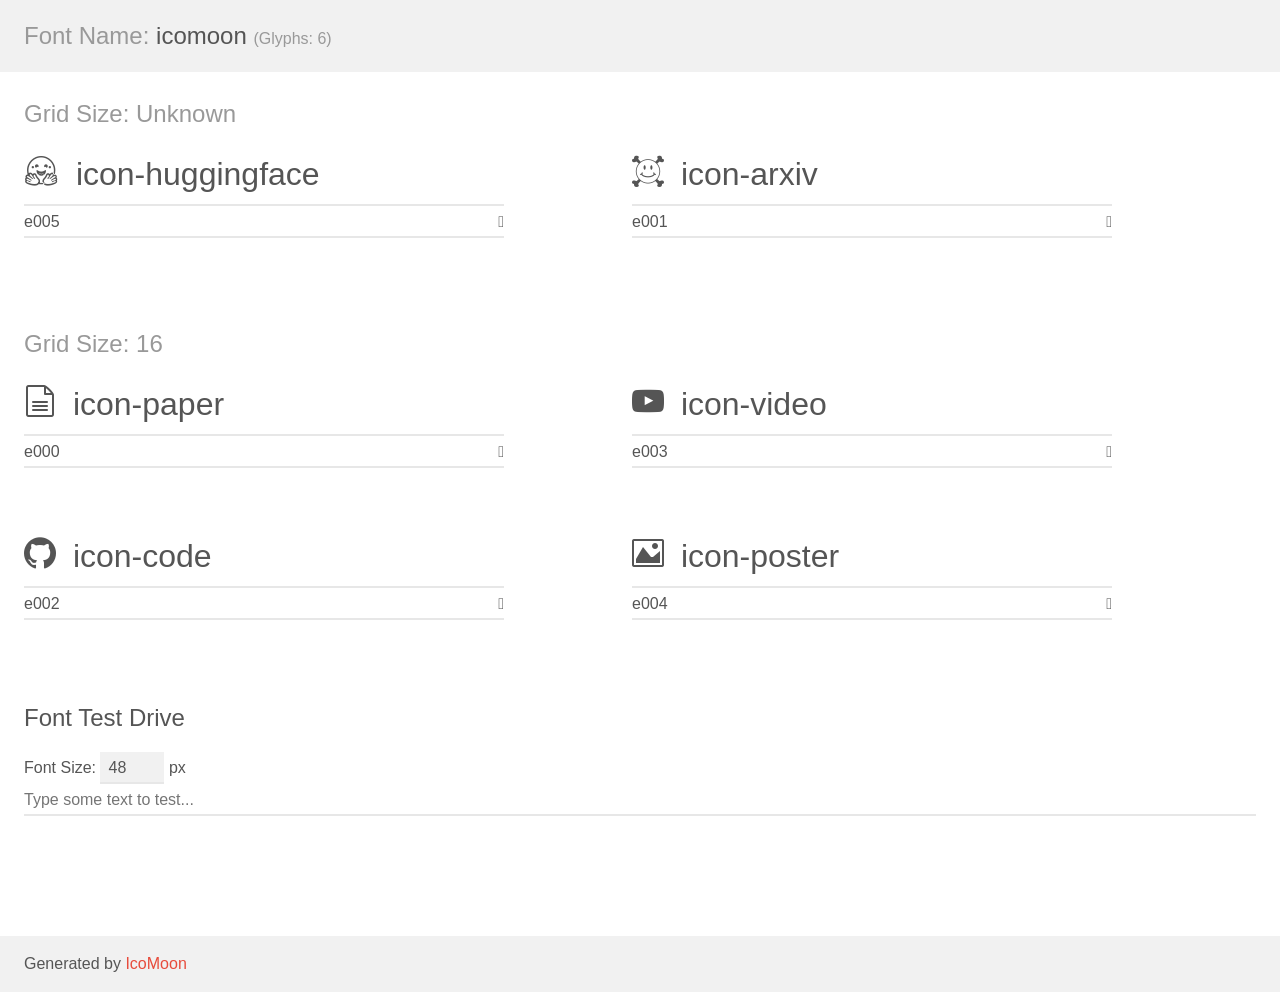
<file: icons/demo.html>
<!doctype html>
<html>
<head>
    <meta charset="utf-8">
    <title>IcoMoon Demo</title>
    <meta name="description" content="An Icon Font Generated By IcoMoon.io">
    <meta name="viewport" content="width=device-width, initial-scale=1">
    <link rel="stylesheet" href="demo-files/demo.css">
    <link rel="stylesheet" href="style.css"></head>
<body>
    <div class="bgc1 clearfix">
        <h1 class="mhmm mvm"><span class="fgc1">Font Name:</span> icomoon <small class="fgc1">(Glyphs:&nbsp;6)</small></h1>
    </div>
    <div class="clearfix mhl ptl">
        <h1 class="mvm mtn fgc1">Grid Size: Unknown</h1>
        <div class="glyph fs1">
            <div class="clearfix bshadow0 pbs">
                <span class="icon-huggingface"></span>
                <span class="mls"> icon-huggingface</span>
            </div>
            <fieldset class="fs0 size1of1 clearfix hidden-false">
                <input type="text" readonly value="e005" class="unit size1of2" />
                <input type="text" maxlength="1" readonly value="&#xe005;" class="unitRight size1of2 talign-right" />
            </fieldset>
            <div class="fs0 bshadow0 clearfix hidden-true">
                <span class="unit pvs fgc1">liga: </span>
                <input type="text" readonly value="" class="liga unitRight" />
            </div>
        </div>
        <div class="glyph fs1">
            <div class="clearfix bshadow0 pbs">
                <span class="icon-arxiv"></span>
                <span class="mls"> icon-arxiv</span>
            </div>
            <fieldset class="fs0 size1of1 clearfix hidden-false">
                <input type="text" readonly value="e001" class="unit size1of2" />
                <input type="text" maxlength="1" readonly value="&#xe001;" class="unitRight size1of2 talign-right" />
            </fieldset>
            <div class="fs0 bshadow0 clearfix hidden-true">
                <span class="unit pvs fgc1">liga: </span>
                <input type="text" readonly value="" class="liga unitRight" />
            </div>
        </div>
    </div>
    <div class="clearfix mhl ptl">
        <h1 class="mvm mtn fgc1">Grid Size: 16</h1>
        <div class="glyph fs2">
            <div class="clearfix bshadow0 pbs">
                <span class="icon-paper"></span>
                <span class="mls"> icon-paper</span>
            </div>
            <fieldset class="fs0 size1of1 clearfix hidden-false">
                <input type="text" readonly value="e000" class="unit size1of2" />
                <input type="text" maxlength="1" readonly value="&#xe000;" class="unitRight size1of2 talign-right" />
            </fieldset>
            <div class="fs0 bshadow0 clearfix hidden-true">
                <span class="unit pvs fgc1">liga: </span>
                <input type="text" readonly value="file-text2, file4" class="liga unitRight" />
            </div>
        </div>
        <div class="glyph fs2">
            <div class="clearfix bshadow0 pbs">
                <span class="icon-video"></span>
                <span class="mls"> icon-video</span>
            </div>
            <fieldset class="fs0 size1of1 clearfix hidden-false">
                <input type="text" readonly value="e003" class="unit size1of2" />
                <input type="text" maxlength="1" readonly value="&#xe003;" class="unitRight size1of2 talign-right" />
            </fieldset>
            <div class="fs0 bshadow0 clearfix hidden-true">
                <span class="unit pvs fgc1">liga: </span>
                <input type="text" readonly value="youtube, brand21" class="liga unitRight" />
            </div>
        </div>
        <div class="glyph fs2">
            <div class="clearfix bshadow0 pbs">
                <span class="icon-code"></span>
                <span class="mls"> icon-code</span>
            </div>
            <fieldset class="fs0 size1of1 clearfix hidden-false">
                <input type="text" readonly value="e002" class="unit size1of2" />
                <input type="text" maxlength="1" readonly value="&#xe002;" class="unitRight size1of2 talign-right" />
            </fieldset>
            <div class="fs0 bshadow0 clearfix hidden-true">
                <span class="unit pvs fgc1">liga: </span>
                <input type="text" readonly value="github, brand40" class="liga unitRight" />
            </div>
        </div>
        <div class="glyph fs2">
            <div class="clearfix bshadow0 pbs">
                <span class="icon-poster"></span>
                <span class="mls"> icon-poster</span>
            </div>
            <fieldset class="fs0 size1of1 clearfix hidden-false">
                <input type="text" readonly value="e004" class="unit size1of2" />
                <input type="text" maxlength="1" readonly value="&#xe004;" class="unitRight size1of2 talign-right" />
            </fieldset>
            <div class="fs0 bshadow0 clearfix hidden-true">
                <span class="unit pvs fgc1">liga: </span>
                <input type="text" readonly value="image, picture" class="liga unitRight" />
            </div>
        </div>
    </div>

    <!--[if gt IE 8]><!-->
    <div class="mhl clearfix mbl">
        <h1>Font Test Drive</h1>
        <label>
            Font Size: <input id="fontSize" type="number" class="textbox0 mbm"
            min="8" value="48" />
            px
        </label>
        <input id="testText" type="text" class="phl size1of1 mvl"
        placeholder="Type some text to test..." value=""/>
        <div id="testDrive" class="icon-" style="font-family: icomoon">&nbsp;
        </div>
    </div>
    <!--<![endif]-->
    <div class="bgc1 clearfix">
        <p class="mhl">Generated by <a href="https://icomoon.io/app">IcoMoon</a></p>
    </div>

    <script src="demo-files/demo.js"></script>
</body>
</html>
</file>
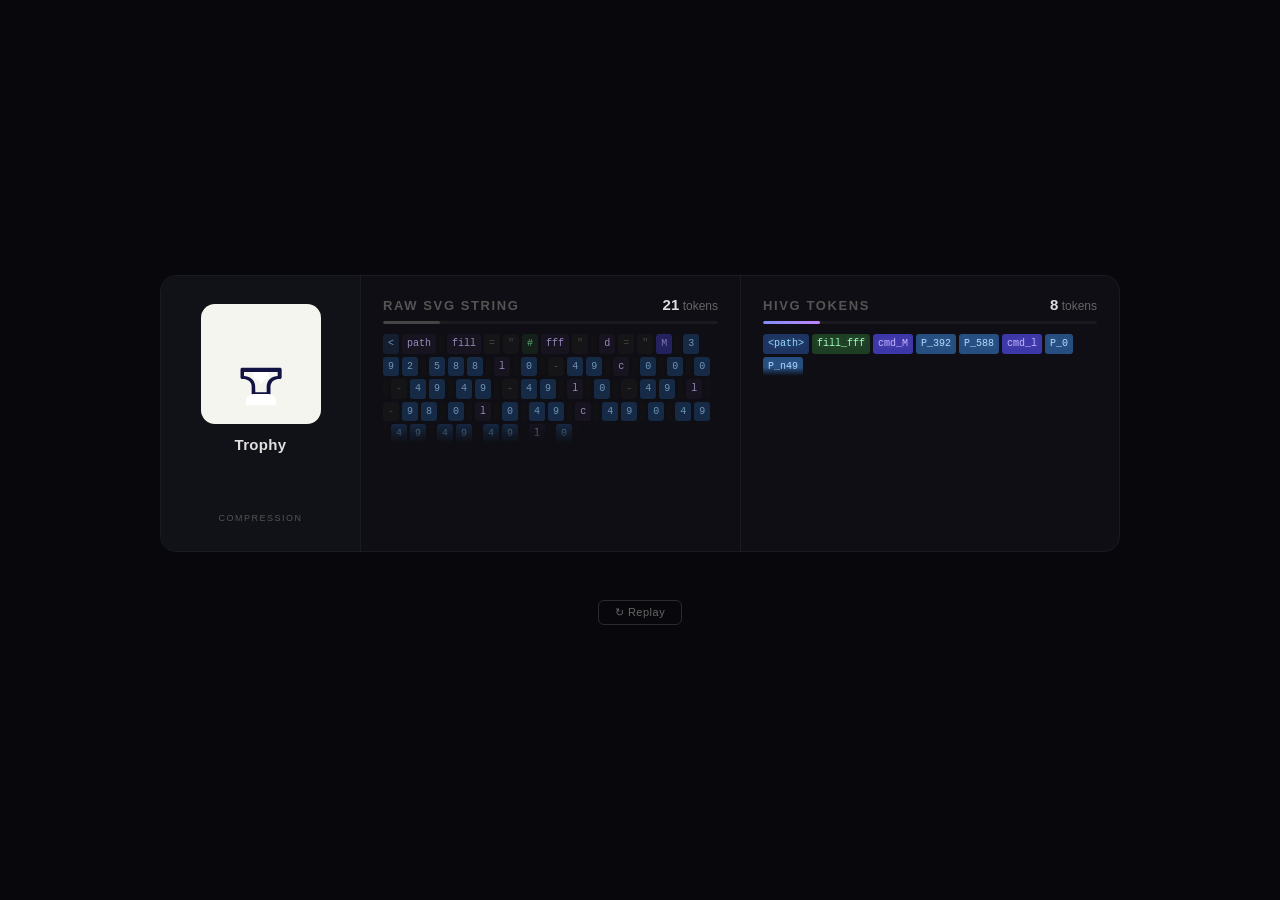
<file: tokenizer_demo/teaser-record.html>
<!DOCTYPE html>
<html lang="en">
<head>
<meta charset="utf-8">
<title>HiVG Teaser</title>
<style>
*,*::before,*::after{box-sizing:border-box;margin:0;padding:0}
body{background:#08080c;font-family:'SF Pro Display','Helvetica Neue',Arial,sans-serif;display:flex;flex-direction:column;justify-content:center;align-items:center;min-height:100vh;overflow:hidden;gap:48px}

#stage{
  width:960px;
  display:grid;
  grid-template-columns:200px 1fr 1fr;
  gap:0;
  background:#0e0e14;
  border-radius:16px;
  overflow:hidden;
  border:1px solid #1a1a24;
  opacity:1;
  transition:opacity .4s ease;
}
#stage.fade{opacity:0}

.preview{
  display:flex;flex-direction:column;align-items:center;justify-content:center;
  padding:28px 20px;
  background:#111118;
  border-right:1px solid #1a1a24;
  gap:12px;
}
.preview-svg-wrap{
  width:120px;height:120px;border-radius:14px;background:#f5f5f0;
  overflow:hidden;display:flex;align-items:center;justify-content:center;
}
.preview-svg-wrap svg{width:100%;height:100%;display:block}
.preview-svg-wrap svg path{opacity:0;transition:opacity .45s ease}
.preview-svg-wrap svg path.drawn{opacity:1}
/* clip reveal for single-path SVGs */
.preview-svg-wrap svg.clip-reveal{
  clip-path:inset(100% 0 0 0);
  transition:clip-path 4.5s cubic-bezier(.25,.46,.45,.94);
}
.preview-svg-wrap svg.clip-reveal.revealed{
  clip-path:inset(0 0 0 0);
}
.preview-name{font-size:15px;font-weight:600;color:#e0e0e0;letter-spacing:.3px}
.preview-ratio{
  font-size:36px;font-weight:800;
  background:linear-gradient(135deg,#818cf8,#c084fc);
  -webkit-background-clip:text;-webkit-text-fill-color:transparent;
  font-variant-numeric:tabular-nums;
  opacity:0;transition:opacity .6s ease;
}
.preview-ratio.visible{opacity:1}
.preview-label{font-size:9px;text-transform:uppercase;letter-spacing:1.5px;color:#555;margin-top:-6px}

.panel{padding:20px 22px;position:relative}
.panel+.panel{border-left:1px solid #1a1a24}
.panel-head{display:flex;align-items:baseline;justify-content:space-between;margin-bottom:8px}
.panel-title{font-size:13px;font-weight:600;text-transform:uppercase;letter-spacing:1.6px;color:#555}
.panel-count{font-size:12px;color:#666;font-variant-numeric:tabular-nums}
.panel-count span{color:#ddd;font-weight:700;font-size:15px}
.bar-wrap{height:3px;background:#1a1a1f;border-radius:2px;overflow:hidden;margin-bottom:10px}
.bar{height:100%;border-radius:2px;width:0;transition:width 1s cubic-bezier(.22,.61,.36,1)}
.bar-raw{background:#444}
.bar-hivg{background:linear-gradient(90deg,#818cf8,#c084fc)}

.tokens{display:flex;flex-wrap:wrap;gap:3px 3px;max-height:240px;overflow:hidden;
  -webkit-mask-image:linear-gradient(to bottom,#000 80%,transparent 100%);
  mask-image:linear-gradient(to bottom,#000 80%,transparent 100%);
}
.tok{
  display:inline-block;padding:2px 5px;border-radius:3px;
  font-size:10px;font-family:'SF Mono',Consolas,'Courier New',monospace;
  line-height:1.55;white-space:nowrap;
  opacity:0;transform:translateX(8px);
  animation:tokIn .14s ease forwards;
}
@keyframes tokIn{to{opacity:1;transform:translateX(0)}}

#tok-r .tok-tag{background:#151e2e;color:#5a9abf}
#tok-r .tok-attr{background:#171420;color:#9a8abf}
#tok-r .tok-val{background:#14201a;color:#5fa87a}
#tok-r .tok-punct{background:#151518;color:#444}
#tok-r .tok-space{background:#111114;color:#282828;min-width:5px;padding:2px 2px!important;font-size:0}
#tok-r .tok-cmd{background:#24225e;color:#7e72b5}
#tok-r .tok-coord{background:#172a45;color:#6a94b8}
#tok-r .tok-seg{background:#2a1248;color:#a88ac5}

#tok-h .tok-tag{background:#1e3460;color:#93d5ff;text-shadow:0 0 6px rgba(125,211,252,.3)}
#tok-h .tok-attr{background:#2a2048;color:#d4c4ff;text-shadow:0 0 6px rgba(196,181,253,.3)}
#tok-h .tok-val{background:#1e3e24;color:#a0ffbe;text-shadow:0 0 6px rgba(134,239,172,.3)}
#tok-h .tok-punct{background:#1c1c24;color:#777}
#tok-h .tok-space{background:#141418;color:#444;min-width:5px;padding:2px 2px!important;font-size:0}
#tok-h .tok-cmd{background:#3d38a8;color:#c4b5ff;text-shadow:0 0 6px rgba(167,139,250,.35)}
#tok-h .tok-coord{background:#264e80;color:#b0daff;text-shadow:0 0 6px rgba(147,197,253,.3)}
#tok-h .tok-seg{background:#5520a0;color:#e8ccff;text-shadow:0 0 8px rgba(216,180,254,.4)}

#replay{
  background:none;border:1px solid #2a2a35;color:#666;
  font-size:11px;padding:5px 16px;border-radius:6px;
  cursor:pointer;letter-spacing:.5px;transition:all .2s;
  font-family:inherit;
}
#replay:hover{border-color:#555;color:#aaa}
</style>
</head>
<body>

<div id="stage">
  <div class="preview">
    <div class="preview-svg-wrap" id="svg-wrap"></div>
    <div class="preview-name" id="name"></div>
    <div class="preview-ratio" id="ratio"></div>
    <div class="preview-label">compression</div>
  </div>
  <div class="panel">
    <div class="panel-head">
      <div class="panel-title">Raw SVG String</div>
      <div class="panel-count"><span id="cnt-r">0</span> tokens</div>
    </div>
    <div class="bar-wrap"><div class="bar bar-raw" id="bar-r"></div></div>
    <div class="tokens" id="tok-r"></div>
  </div>
  <div class="panel">
    <div class="panel-head">
      <div class="panel-title">HiVG Tokens</div>
      <div class="panel-count"><span id="cnt-h">0</span> tokens</div>
    </div>
    <div class="bar-wrap"><div class="bar bar-hivg" id="bar-h"></div></div>
    <div class="tokens" id="tok-h"></div>
  </div>
</div>

<button id="replay" onclick="runNext()">↻ Replay</button>

<script>
(function () {

  function T(s) {
    var t = [], i = 0, n = s.length;
    while (i < n) {
      var c = s[i];
      if ((c >= 'a' && c <= 'z') || (c >= 'A' && c <= 'Z')) {
        var w = '';
        while (i < n && ((s[i] >= 'a' && s[i] <= 'z') || (s[i] >= 'A' && s[i] <= 'Z'))) w += s[i++];
        t.push(w);
      } else { t.push(c); i++; }
    }
    return t;
  }

  var EXAMPLES = [
    {
      name: 'Trophy',
      ratio: '2.73×',
      type: 'multi-path',
      svg: [
        {fill:'#fff',    d:'M 392 588 l 0 -49 c 0 0 0 -49 49 -49 l 0 -49 l -98 0 l 0 49 c 49 0 49 49 49 49 l 0 49 z'},
        {fill:'#121342', d:'M 441 600 l -98 0 c -7 0 -12 -5 -12 -12 l 0 -49 c 0 0 0 -13 -7 -25 c -8 -12 -22 -24 -54 -24 c -7 0 -12 -5 -12 -12 l 0 -49 c 0 -8 5 -12 12 -12 l 245 0 c 7 0 12 4 12 12 l 0 49 c 0 7 -5 12 -12 12 c -32 0 -46 12 -53 24 c -8 12 -8 25 -8 25 l 0 49 c 0 7 -5 12 -12 12 M 355 576 l 74 0 l 0 -37 c 0 -3 0 -20 11 -37 c 11 -18 31 -29 61 -32 l 0 -25 l -220 0 l 0 25 c 30 3 50 14 62 32 c 11 17 11 34 11 37 z'},
        {fill:'#fff',    d:'M 294 662 l 0 -25 c 0 -27 22 -49 49 -49 l 98 0 c 27 0 49 22 49 49 l 0 25 z'},
        {fill:'#121342', d:'M 490 674 l -196 0 c -7 0 -12 -5 -12 -12 l 0 -25 c 0 -34 27 -61 61 -61 l 98 0 c 34 0 61 27 61 61 l 0 25 c 0 7 -5 12 -12 12 M 306 649 l 172 0 l 0 -12 c 0 -20 -17 -37 -37 -37 l -98 0 c -20 0 -37 17 -37 37 z'},
        {fill:'#fff',    d:'M 245 760 l 0 -25 c 0 -27 22 -49 49 -49 l 196 0 c 27 0 49 22 49 49 l 0 25 z'},
        {fill:'#121342', d:'M 539 772 l -294 0 c -7 0 -12 -5 -12 -12 l 0 -25 c 0 -34 27 -61 61 -61 l 196 0 c 34 0 61 27 61 61 l 0 25 c 0 7 -5 12 -12 12 M 257 747 l 270 0 l 0 -12 c 0 -20 -17 -37 -37 -37 l -196 0 c -20 0 -37 17 -37 37 z'},
        {fill:'#fff',    d:'M 662 86 l 0 24 c 0 27 -23 49 -50 49 l -48 0 l 0 -49 l -343 0 l 0 49 l -49 0 c -27 0 -49 -22 -49 -49 l 0 -24 c 0 -27 22 -49 49 -49 l 441 0 c 27 0 50 22 50 49'},
        {fill:'#121342', d:'M 662 159 l -74 0 c -7 0 -12 -5 -12 -12 l 0 -37 l -319 0 c -7 0 -12 -5 -12 -12 c 0 -7 5 -12 12 -12 l 331 0 c 7 0 12 5 12 12 l 0 37 l 62 0 c -3 -21 -22 -37 -43 -37 l -13 0 c -7 0 -12 -5 -12 -12 c 0 -7 5 -12 12 -12 l 13 0 c 34 0 61 27 61 61 l 0 12 c 0 8 -5 13 -12 13'},
        {fill:'#121342', d:'M 196 159 l -73 0 c -8 0 -13 -5 -13 -12 l 0 -12 c 0 -34 27 -61 62 -61 l 12 0 c 7 0 12 5 12 12 c 0 7 -5 12 -12 12 l -12 0 c -22 0 -40 16 -43 37 l 61 0 l 0 -37 c 0 -7 5 -12 12 -12 l 25 0 c 7 0 12 5 12 12 c 0 7 -5 12 -12 12 l -12 0 l 0 37 c 0 7 -5 12 -12 12'},
        {fill:'#fff',    d:'M 613 61 l 0 196 c 0 122 -99 221 -221 221 c -122 0 -221 -99 -221 -221 l 0 -196 z'},
        {fill:'#121342', d:'M 392 478 c -129 0 -233 -105 -233 -233 l 0 -196 c 0 -7 5 -12 13 -12 l 441 0 c 7 0 12 5 12 12 l 0 196 c 0 128 -104 233 -233 233 M 184 61 l 0 184 c 0 115 93 208 208 208 c 115 0 208 -93 208 -208 l 0 -184 z'},
        {fill:'#f73449', d:'M 392 159 l 32 66 l 74 10 l -52 51 l 12 73 l -66 -34 l -66 34 l 12 -73 l -52 -51 l 74 -10 z'},
        {fill:'#121342', d:'M 458 368 c -2 0 -5 0 -5 -2 l -61 -32 l -61 32 c -5 3 -10 3 -15 0 c -5 -3 -7 -8 -7 -12 l 12 -69 l -49 -49 c -5 -5 -5 -10 -5 -15 c 3 -5 8 -7 12 -7 l 69 -10 l 30 -64 c 2 -5 7 -8 12 -8 c 5 0 10 3 12 8 l 30 64 l 69 10 c 4 0 9 2 12 7 c 2 5 0 10 -5 15 l -49 49 l 12 69 c 0 4 -2 9 -7 12 c 0 0 -2 2 -5 2 M 392 306 c 2 0 5 0 5 2 l 44 22 l -7 -49 c 0 -5 0 -10 5 -12 l 34 -32 l -49 -7 c -5 0 -10 -2 -12 -7 l -22 -44 l -22 44 c -2 5 -7 7 -12 7 l -49 7 l 34 32 c 5 2 5 7 5 12 l -7 49 l 44 -22 c 0 0 2 -2 5 -2'}
      ],
      viewBox: '0 0 784 784',
      rawN: 123, hivgN: 45,
      raw: T('<path fill="#fff" d="M 392 588 l 0 -49 c 0 0 0 -49 49 -49 l 0 -49 l -98 0 l 0 49 c 49 0 49 49 49 49 l 0 49 z"/><path fill="#121342" d="M 441 600 l -98 0 c -7 0 -12 -5 -12 -12 l 0 -49 c 0 0 0 -13 5 -12 12 -12"/><path fill="#121342" d="M 269 443 c -49 0 -86 -20 -98 -49 l 0 -49 c 0 -7 5 -12 12 -12"/><path fill="#121342" d="M 515 443 c 49 0 86 -20 98 -49 l 0 -49 c 0 -7 -5 -12 -12 -12"/><path fill="#121342" d="M 269 688 h 246 c 14 0 24 -10 24 -24 v -12 h -294 v 12 c 0 14 10 24 24 24"/><path fill="#fff" d="M 392 240 l 24 49 l 49 12 l -37 37 l 7 49 l -43 -24 l -43 24 l 7 -49 l -37 -37 l 49 -12 z"/>'),
      hivg: ['<path>','fill_fff','cmd_M','P_392','P_588','cmd_l','P_0','P_n49','<SEG_0>','cmd_z','<path>','fill_121342','cmd_M','P_441','P_600','cmd_l','P_n98','P_0','<SEG_1>','cmd_z','<path>','fill_121342','cmd_M','P_269','P_443','<SEG_2>','<path>','fill_121342','cmd_M','P_515','P_443','<SEG_3>','<path>','fill_121342','cmd_M','P_269','P_688','<SEG_4>','<path>','fill_fff','cmd_M','P_392','P_240','<SEG_5>','cmd_z']
    },
    {
      name: 'Robot',
      ratio: '2.81×',
      type: 'single-path',
      svg: [{fill:'#000', d:'M 649 147 c -43 -87 -142 -147 -257 -147 s -214 60 -257 147 c -28 2 -51 23 -51 49 v 98 c 0 26 23 47 51 49 c 43 87 142 147 257 147 s 214 -60 257 -147 c 29 -2 51 -23 51 -49 v -98 c 0 -26 -23 -47 -51 -49 z M 588 221 v 25 c 0 81 -75 147 -168 147 h -56 c -93 0 -168 -66 -168 -147 v -25 c 0 -41 38 -74 84 -74 h 224 c 46 0 84 33 84 74 z M 331 249 l -11 -32 c -2 -5 -7 -8 -13 -8 s -11 3 -13 8 l -11 32 l -37 9 c -6 1 -10 6 -10 11 s 4 10 10 11 l 37 9 l 11 32 c 2 5 7 8 13 8 s 11 -3 13 -8 l 11 -32 l 37 -9 c 6 -1 10 -6 10 -11 s -4 -10 -10 -11 l -37 -9 z M 197 485 c -115 40 -197 138 -197 254 c 0 25 23 45 52 45 h 172 v -98 c 0 -27 25 -49 56 -49 h 224 c 31 0 56 22 56 49 v 98 l 172 0 c 29 0 52 -20 52 -45 c 0 -115 -82 -214 -197 -254 c -55 34 -122 54 -195 54 s -140 -20 -195 -54 z M 308 686 c -15 0 -28 11 -28 25 v 74 h 56 v -74 c 0 -13 -13 -25 -28 -25 z M 476 735 c 15 0 28 -11 28 -25 s -13 -25 -28 -25 s -28 11 -28 25 s 13 25 28 25 z'}],
      rawN: 152, hivgN: 54,
      viewBox: '0 0 784 784',
      raw: T('<path fill="#000" d="M 649 147 c -43 -87 -142 -147 -257 -147 s -214 60 -257 147 c -28 2 -51 23 -51 49 v 98 c 0 26 23 47 51 49 c 43 87 142 147 257 147 s 214 -60 257 -147 c 29 -2 51 -23 51 -49 v -98 c 0 -26 -23 -47 -51 -49 z M 588 221 v 25 c 0 81 -75 147 -168 147 h -56 c -93 0 -168 -66 -168 -147 v -25 c 0 -41 38 -74 84 -74 h 224 c 46 0 84 33 84 74 z M 331 249 l -11 -32 c -2 -5 -7 -8 -13 -8 s -11 3 -13 8 l -11 32 l -37 9 c -6 1 -10 6 -10 11 s 4 10 10 11 l 37 9 l 11 32 c 2 5 7 8 13 8 s 11 -3 13 -8 l 11 -32 l 37 -9 c 6 -1 10 -6 10 -11 s -4 -10 -10 -11 l -37 -9 z M 197 485 c -115 40 -197 138 -197 254 c 0 25 23 45 52 45 h 172 v -98 c 0 -27 25 -49 56 -49 h 224 c 31 0 56 22 56 49 v 98 l 172 0 c 29 0 52 -20 52 -45 c 0 -115 -82 -214 -197 -254 c -55 34 -122 54 -195 54 s -140 -20 -195 -54 z M 308 686 c -15 0 -28 11 -28 25 v 74 h 56 v -74 c 0 -13 -13 -25 -28 -25 z M 476 735 c 15 0 28 -11 28 -25 s -13 -25 -28 -25 s -28 11 -28 25 s 13 25 28 25 z"/>'),
      hivg: ['<path>','fill_000','cmd_M','P_649','P_147','cmd_c','P_n43','P_n87','P_n142','P_n147','<SEG_0>','cmd_s','P_n214','P_60','<SEG_1>','cmd_v','P_98','<SEG_2>','cmd_z','cmd_M','P_588','P_221','cmd_v','P_25','cmd_c','P_0','P_81','<SEG_3>','cmd_z','cmd_M','P_331','P_249','cmd_l','P_n11','P_n32','<SEG_4>','cmd_z','cmd_M','P_197','P_485','cmd_c','P_n115','P_40','<SEG_5>','cmd_z','cmd_M','P_308','P_686','<SEG_6>','cmd_z','cmd_M','P_476','P_735','<SEG_7>','cmd_z']
    }
  ];

  var ei = 0;
  var timers = [];
  var autoTimer = null;

  function clearTimers() {
    timers.forEach(function(t){ clearInterval(t); clearTimeout(t); });
    timers = [];
    if (autoTimer) { clearTimeout(autoTimer); autoTimer = null; }
  }

  function cls(t) {
    if (t.startsWith('<SEG_')) return 'tok-seg';
    if (t.startsWith('<') || t.startsWith('</')) return 'tok-tag';
    if (t.startsWith('cmd_')) return 'tok-cmd';
    if (t.startsWith('P_')) return 'tok-coord';
    if (t.startsWith('CLR_') || t.startsWith('fill_')) return 'tok-val';
    if (t.startsWith('attr_')) return 'tok-attr';
    if (t === ' ') return 'tok-space';
    if (/^[<>=\/\-"{}().]$/.test(t) || t === '…') return 'tok-punct';
    if (/^\d$/.test(t)) return 'tok-coord';
    if (/^#/.test(t)) return 'tok-val';
    if (/^[A-Z]$/.test(t)) return 'tok-cmd';
    if (/^[a-z]/.test(t)) return 'tok-attr';
    return 'tok-punct';
  }

  function buildSVG(ex) {
    var wrap = document.getElementById('svg-wrap');
    var svg = document.createElementNS('http://www.w3.org/2000/svg','svg');
    svg.setAttribute('viewBox', ex.viewBox);
    svg.id = 'active-svg';
    ex.svg.forEach(function(p) {
      var path = document.createElementNS('http://www.w3.org/2000/svg','path');
      path.setAttribute('fill', p.fill);
      path.setAttribute('d', p.d);
      svg.appendChild(path);
    });
    if (ex.type === 'single-path') svg.classList.add('clip-reveal');
    wrap.innerHTML = '';
    wrap.appendChild(svg);
    return svg;
  }

  function run(ex) {
    clearTimers();
    var stage = document.getElementById('stage');
    var tokR = document.getElementById('tok-r');
    var tokH = document.getElementById('tok-h');
    var barR = document.getElementById('bar-r');
    var barH = document.getElementById('bar-h');
    var cntR = document.getElementById('cnt-r');
    var cntH = document.getElementById('cnt-h');
    var ratio = document.getElementById('ratio');
    var nameEl = document.getElementById('name');

    tokR.innerHTML = '';
    tokH.innerHTML = '';
    barR.style.transition = 'none'; barR.style.width = '0';
    barH.style.transition = 'none'; barH.style.width = '0';
    void barR.offsetWidth;
    barR.style.transition = '';
    barH.style.transition = '';
    cntR.textContent = '0';
    cntH.textContent = '0';
    ratio.textContent = ex.ratio;
    ratio.classList.remove('visible');
    nameEl.textContent = ex.name;

    var svg = buildSVG(ex);
    var paths = svg.querySelectorAll('path');

    var raw = ex.raw, hivg = ex.hivg;
    var rLen = raw.length, hLen = hivg.length;
    var rawN = ex.rawN, hivgN = ex.hivgN;
    var ri = 0, hi = 0;
    var R_BATCH = 6, H_BATCH = 2;
    var R_INT = 35, H_INT = 60;

    var totalHivg = Math.ceil(hLen / H_BATCH) * H_INT;

    if (ex.type === 'multi-path') {
      var pathGap = totalHivg / paths.length;
      for (var pi = 0; pi < paths.length; pi++) {
        (function(idx) {
          var t = setTimeout(function(){ paths[idx].classList.add('drawn'); }, 300 + idx * pathGap);
          timers.push(t);
        })(pi);
      }
    } else {
      paths.forEach(function(p){ p.style.opacity = '1'; });
      var t0 = setTimeout(function(){ svg.classList.add('revealed'); }, 100);
      timers.push(t0);
    }

    var t1 = setInterval(function() {
      if (ri >= rLen) { clearInterval(t1); return; }
      var frag = document.createDocumentFragment();
      for (var b = 0; b < R_BATCH && ri < rLen; b++, ri++) {
        var s = document.createElement('span');
        s.className = 'tok ' + cls(raw[ri]);
        s.textContent = raw[ri];
        frag.appendChild(s);
      }
      tokR.appendChild(frag);
      barR.style.width = (ri / rLen * 100 | 0) + '%';
      cntR.textContent = (ri / rLen * rawN | 0);
    }, R_INT);
    timers.push(t1);

    var t2 = setTimeout(function() {
      var t3 = setInterval(function() {
        if (hi >= hLen) { clearInterval(t3); return; }
        var frag = document.createDocumentFragment();
        for (var b = 0; b < H_BATCH && hi < hLen; b++, hi++) {
          var s = document.createElement('span');
          s.className = 'tok ' + cls(hivg[hi]);
          s.textContent = hivg[hi];
          frag.appendChild(s);
        }
        tokH.appendChild(frag);
        barH.style.width = (hi / hLen * 100 | 0) + '%';
        cntH.textContent = (hi / hLen * hivgN | 0);
      }, H_INT);
      timers.push(t3);
    }, 300);
    timers.push(t2);

    var dur = Math.max(Math.ceil(rLen / R_BATCH) * R_INT, totalHivg + 300) + 400;
    var t4 = setTimeout(function() {
      cntR.textContent = rawN;
      cntH.textContent = hivgN;
      barR.style.width = '100%';
      barH.style.width = (hivgN / rawN * 100 | 0) + '%';
      ratio.classList.add('visible');
    }, dur);
    timers.push(t4);

    if (ei < EXAMPLES.length - 1) {
      autoTimer = setTimeout(function() {
        stage.classList.add('fade');
        var t5 = setTimeout(function() {
          ei++;
          run(EXAMPLES[ei]);
          stage.classList.remove('fade');
        }, 450);
        timers.push(t5);
      }, dur + 2500);
      timers.push(autoTimer);
    }
  }

  window.runNext = function() {
    clearTimers();
    ei = 0;
    var stage = document.getElementById('stage');
    stage.classList.add('fade');
    setTimeout(function() {
      run(EXAMPLES[ei]);
      stage.classList.remove('fade');
    }, 400);
  };

  setTimeout(function(){ run(EXAMPLES[0]); }, 500);
})();
</script>
</body>
</html>
</file>
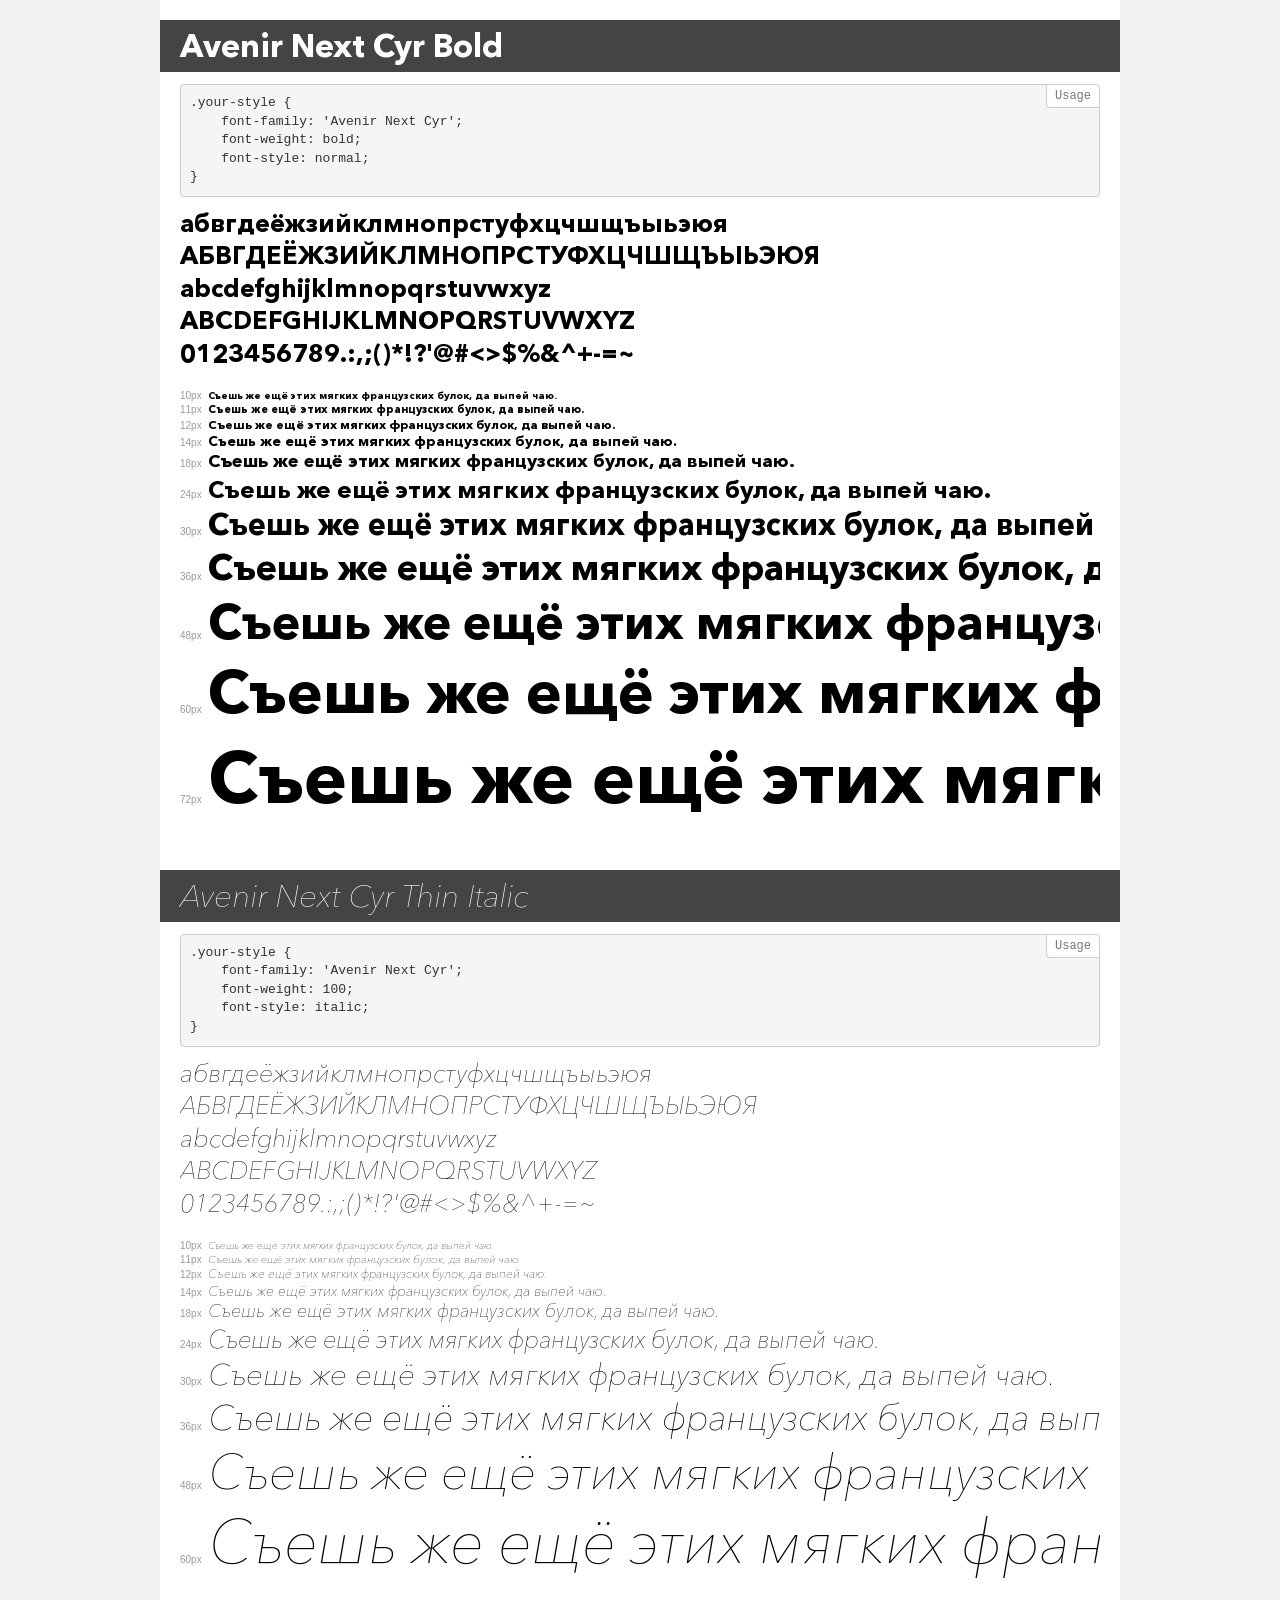
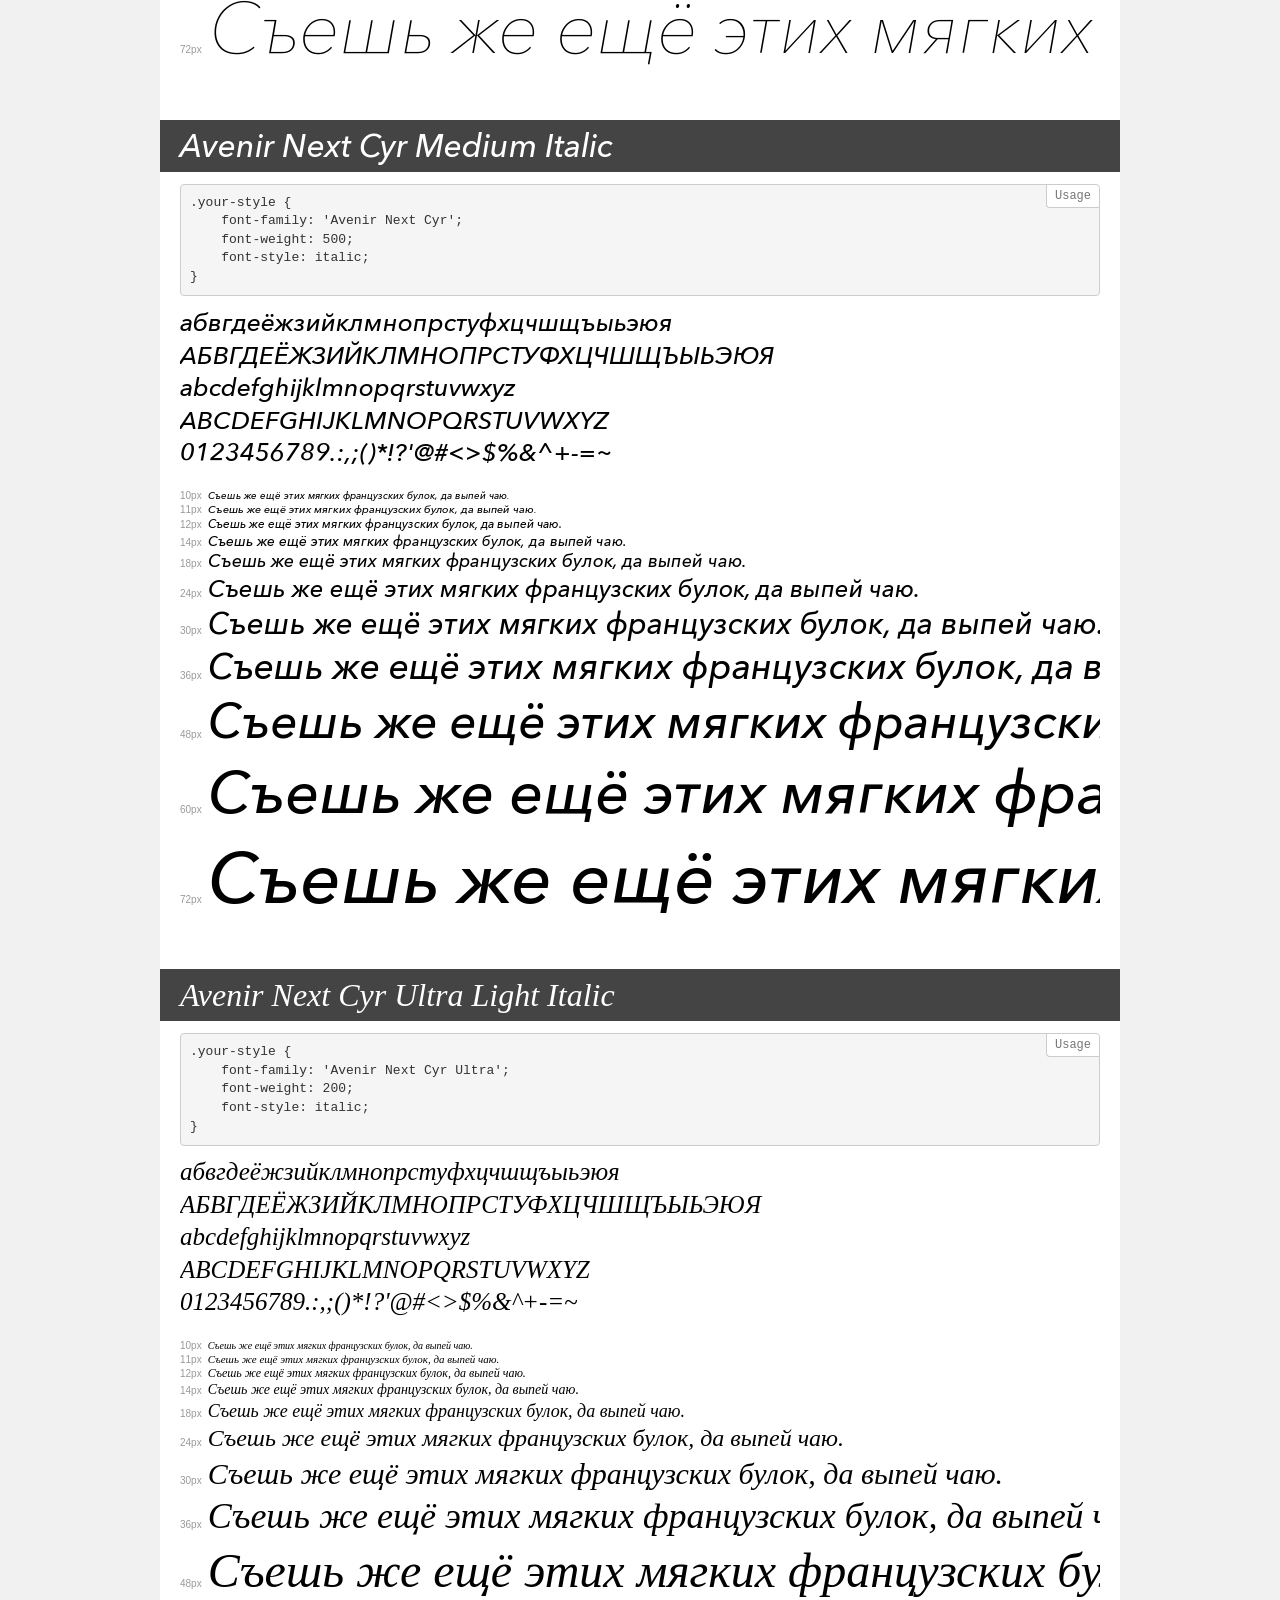
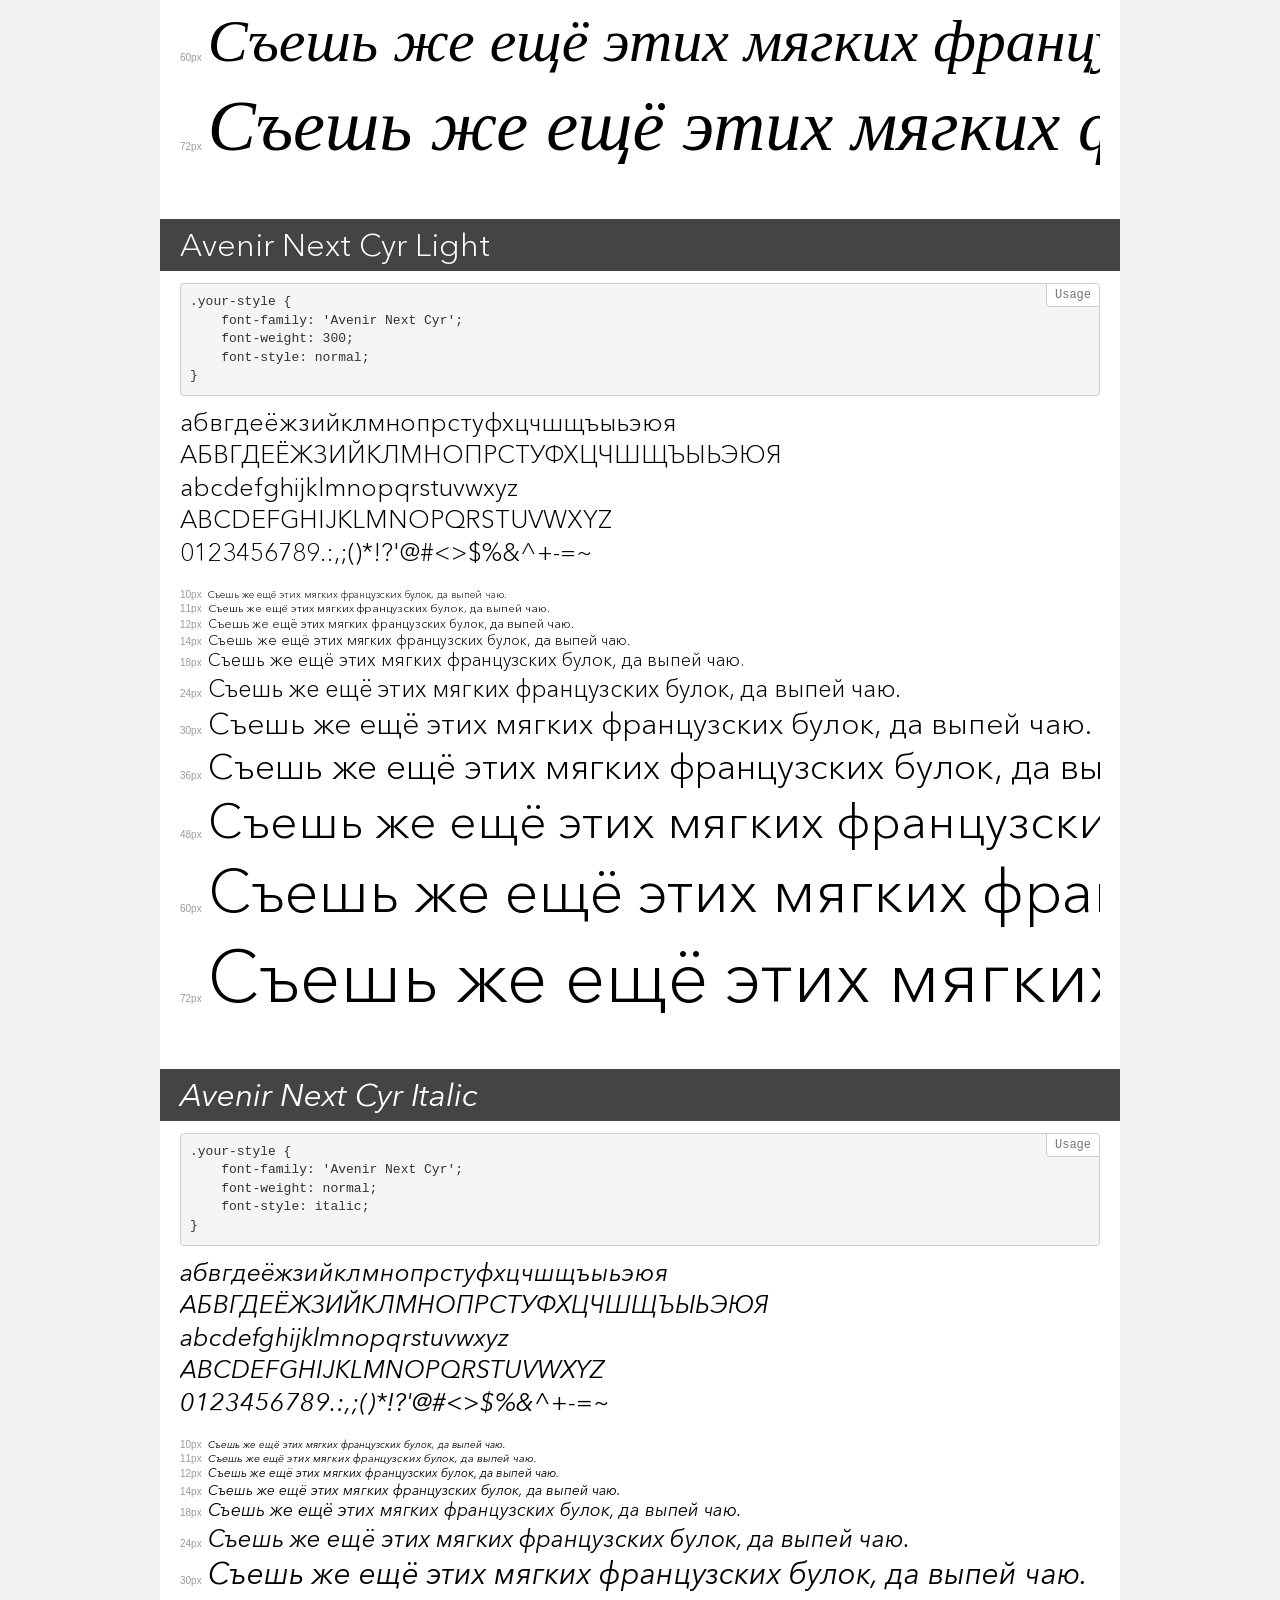
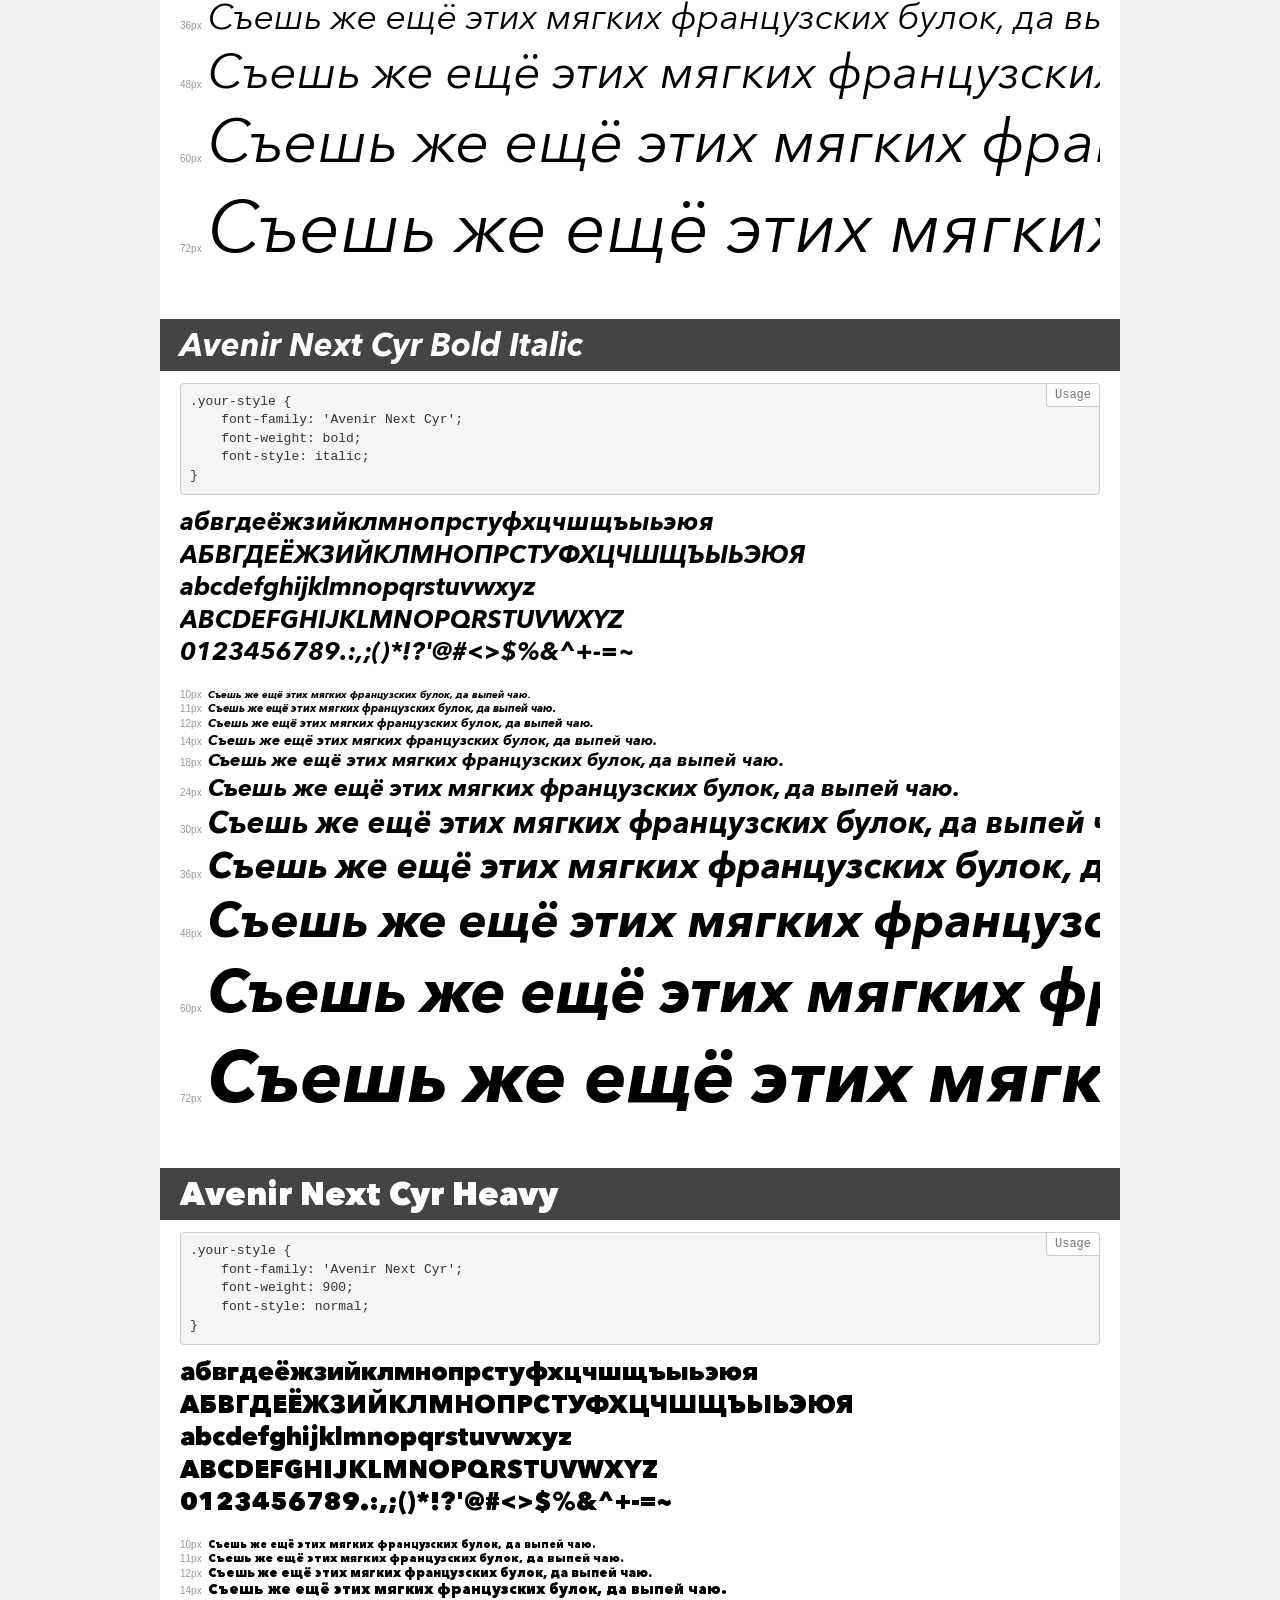
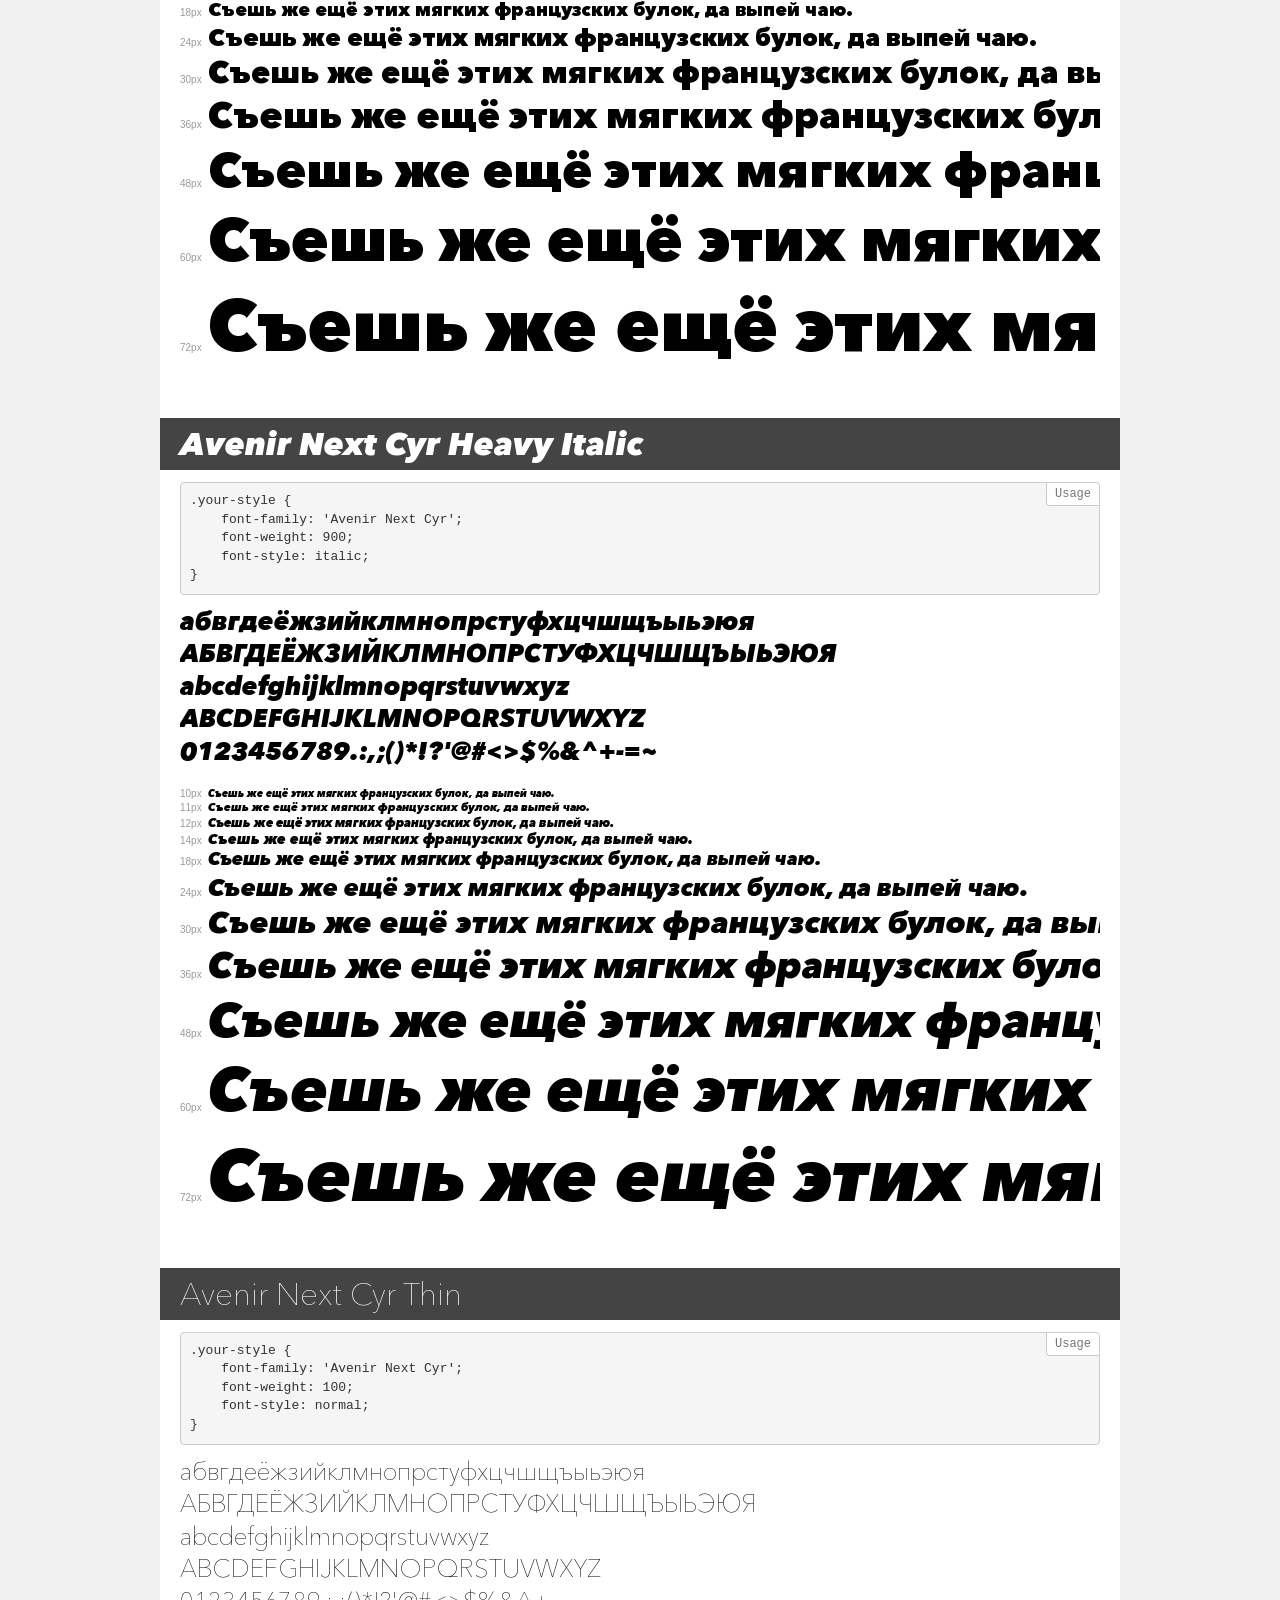
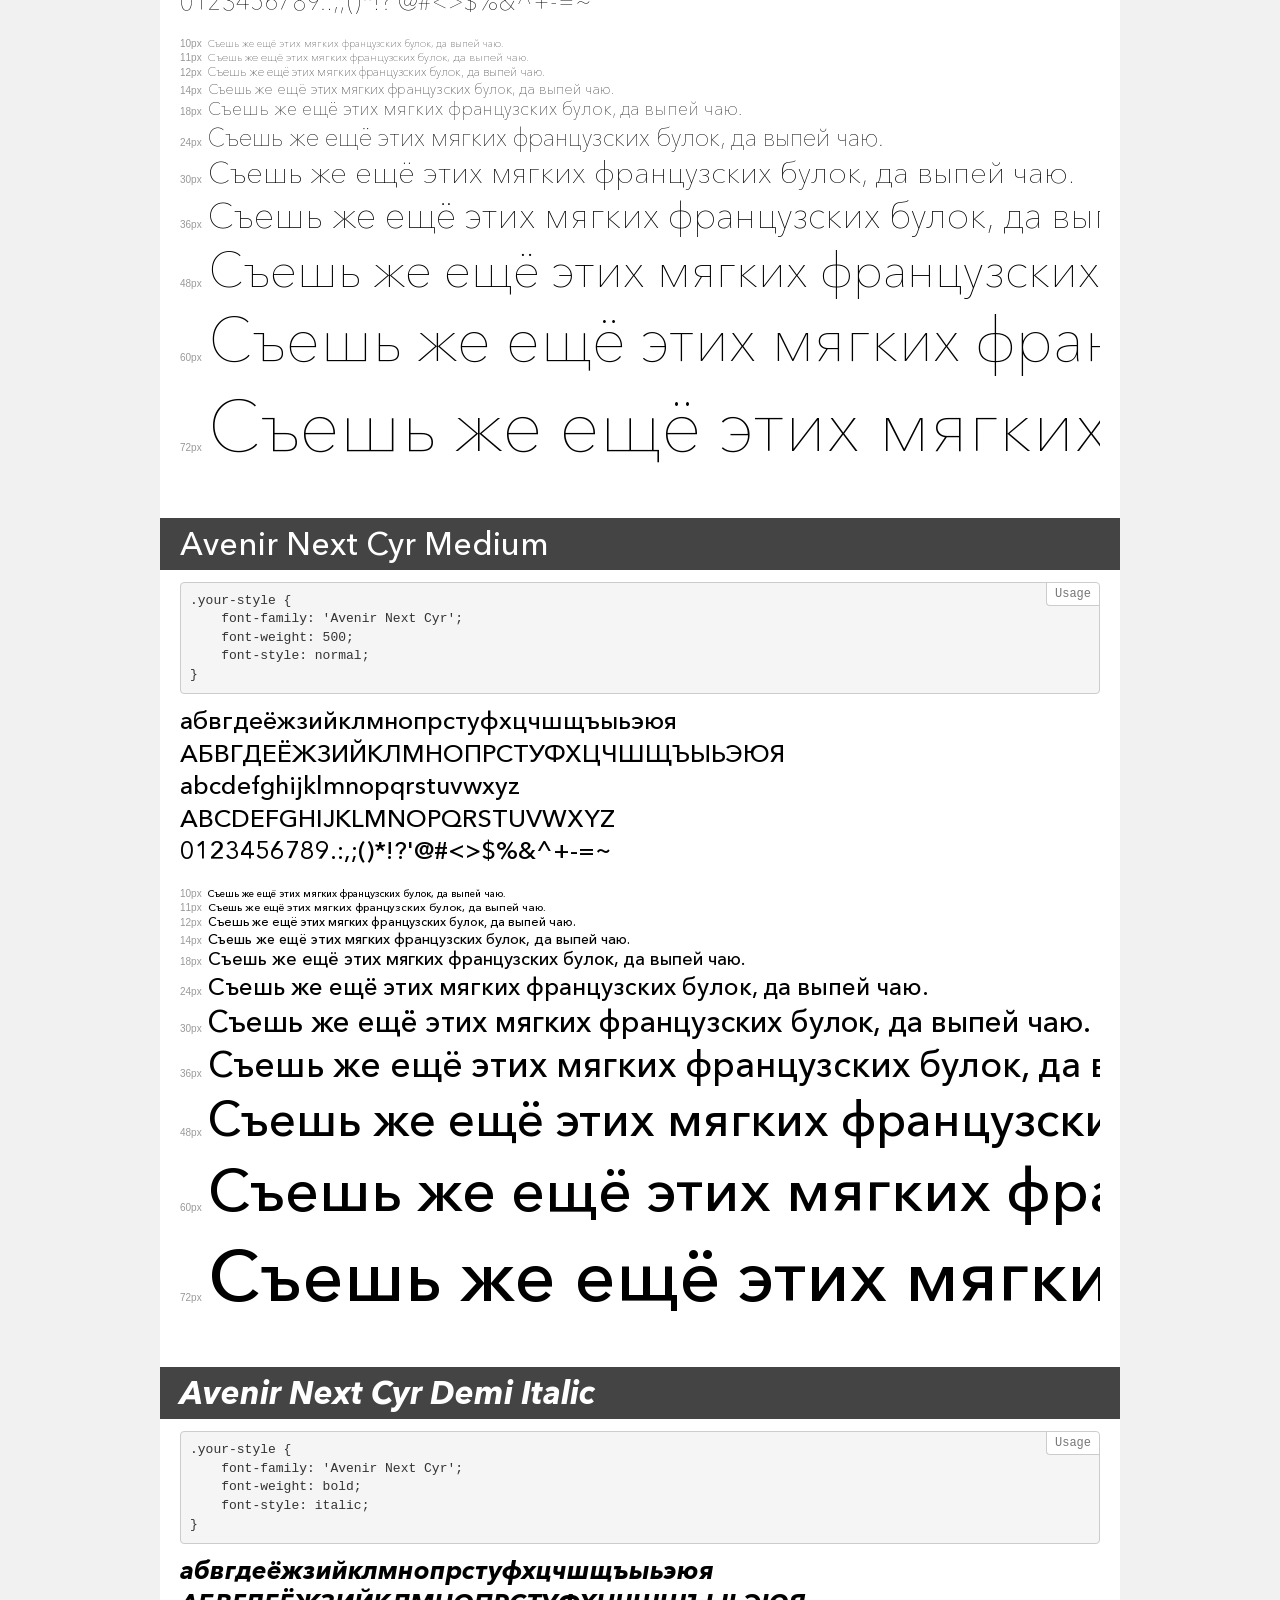
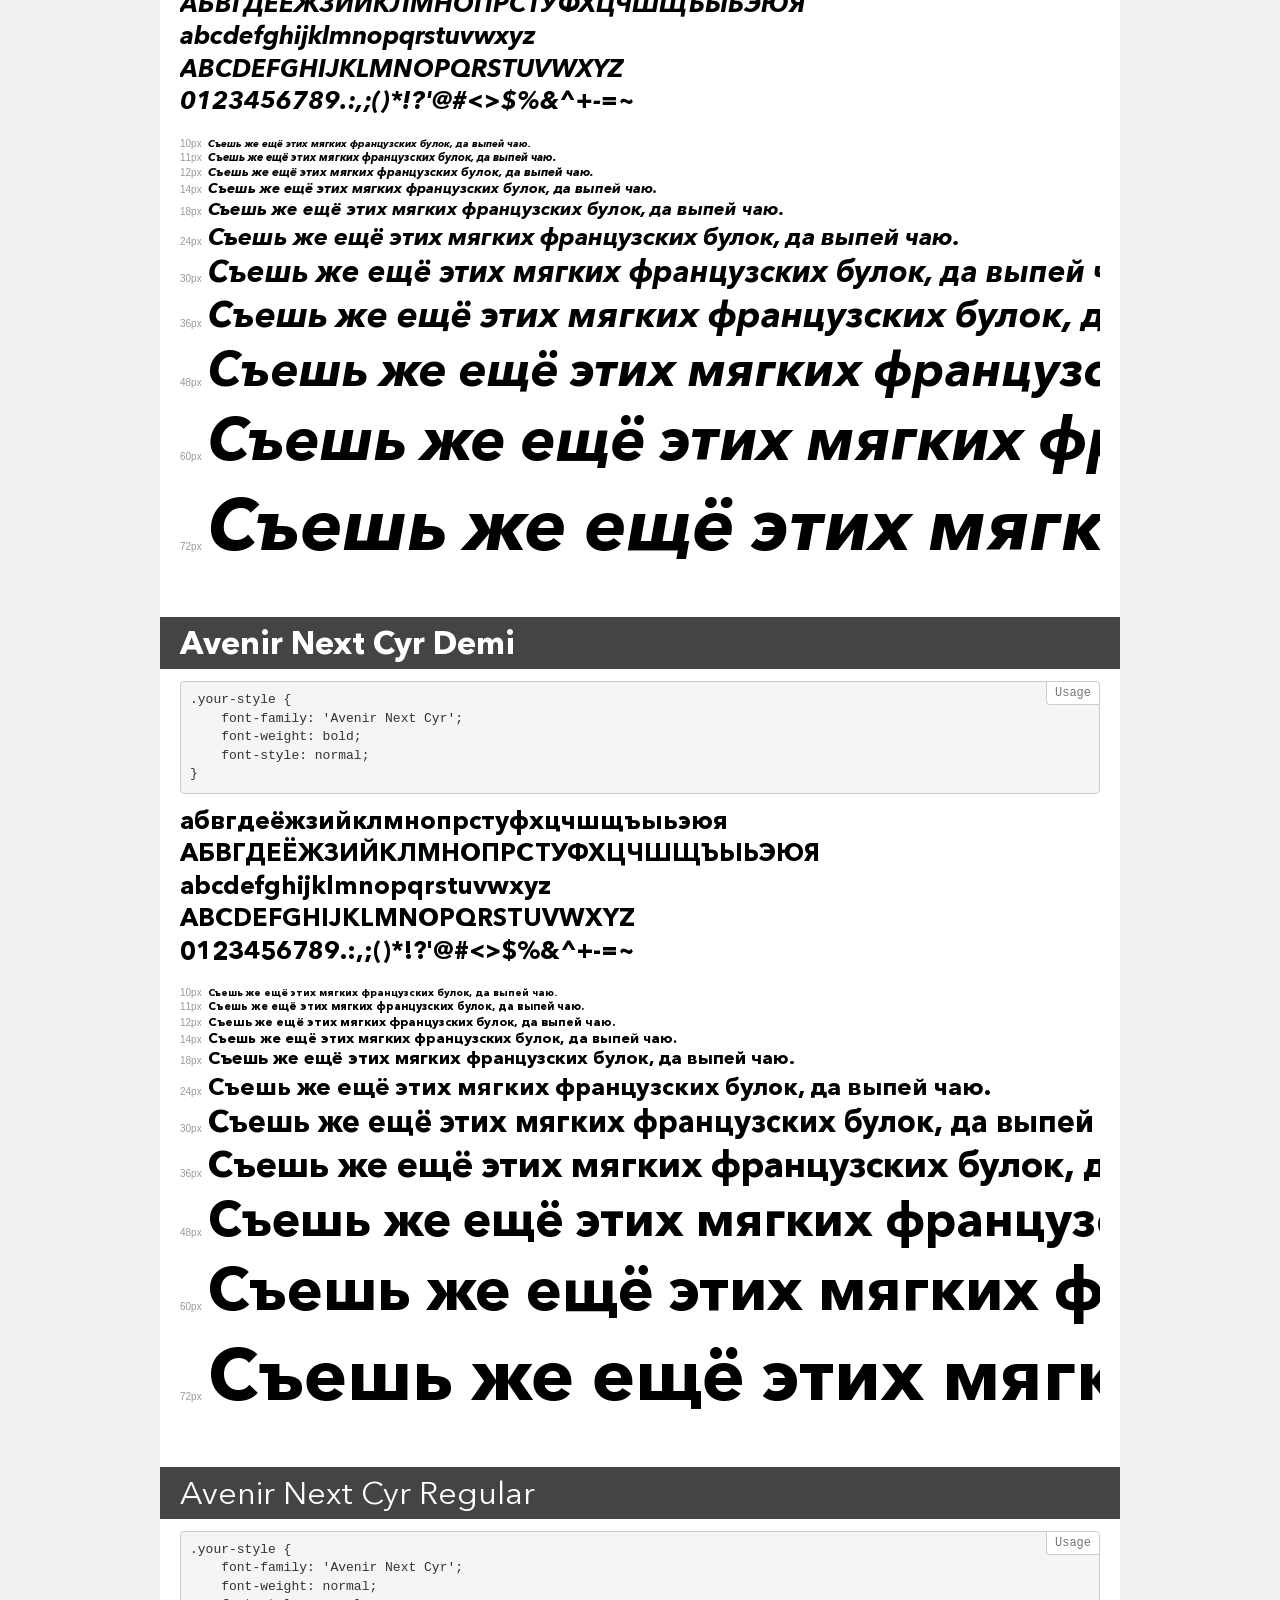
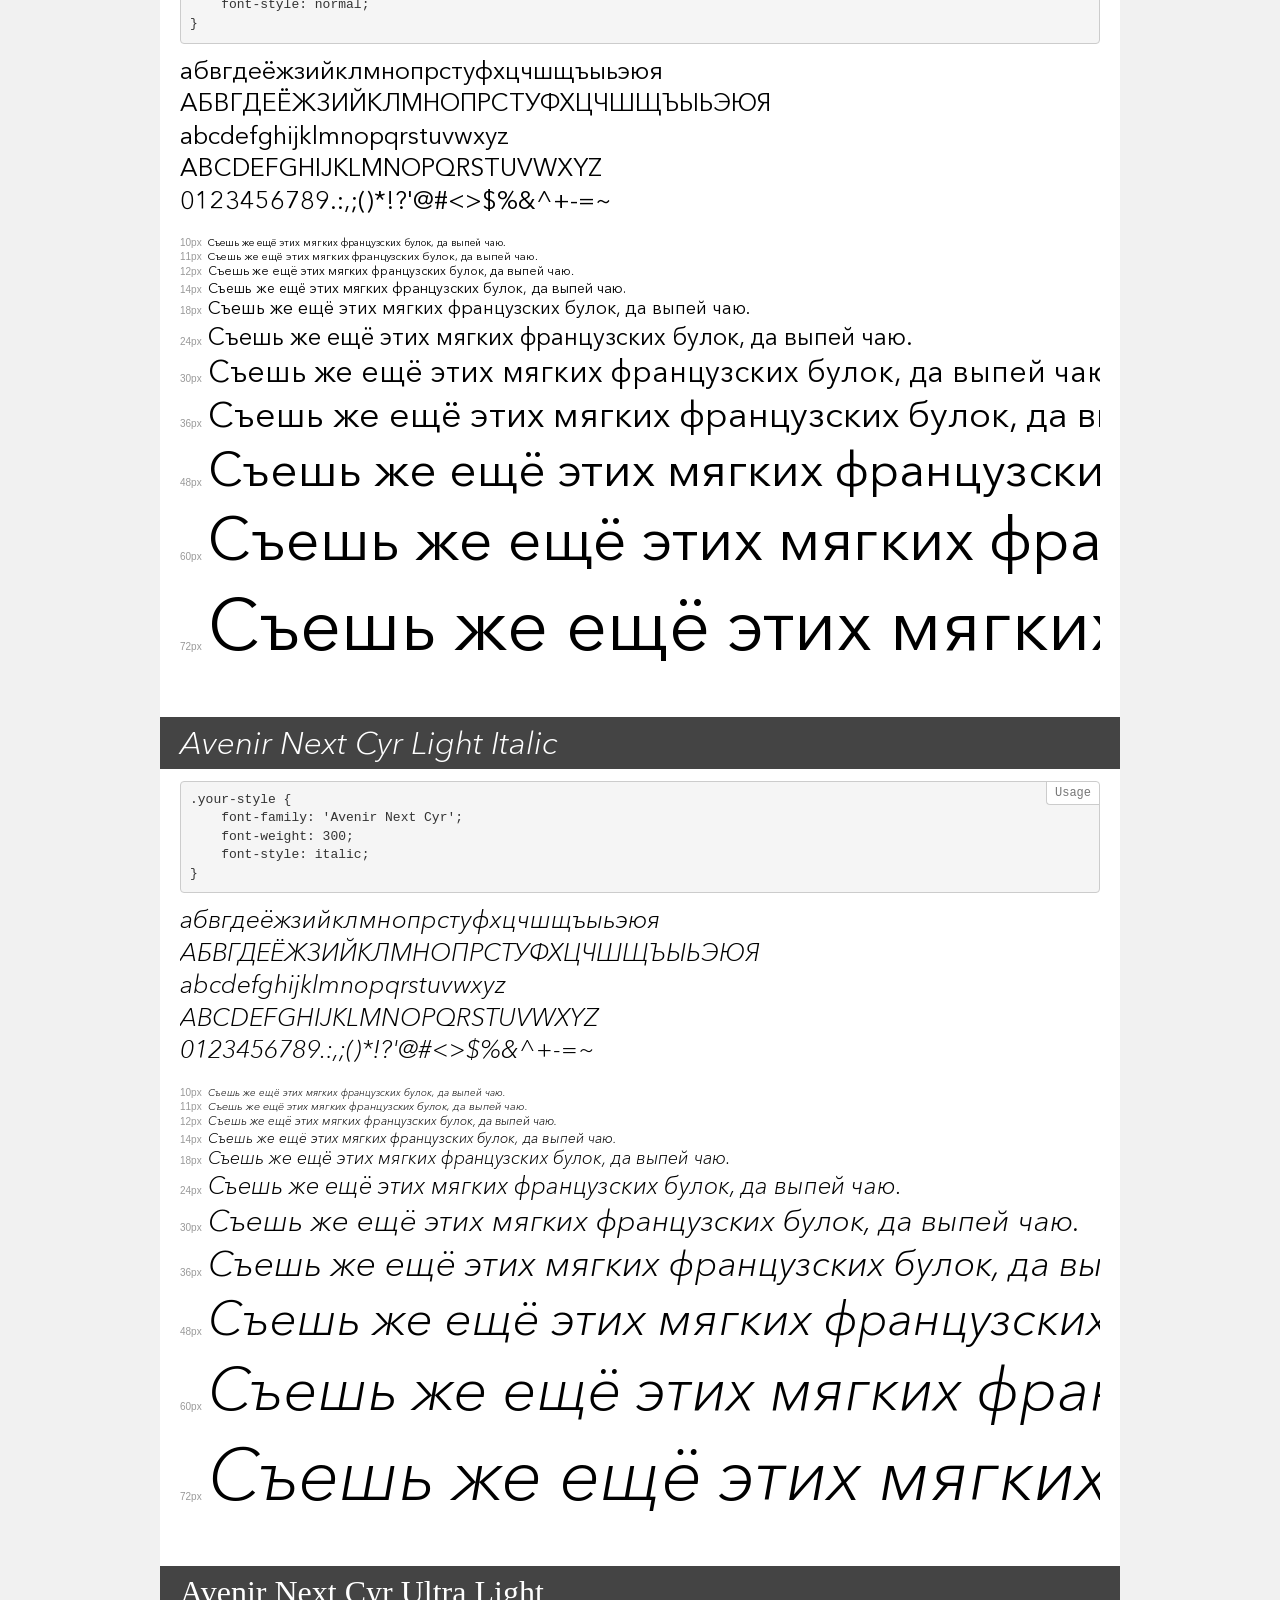
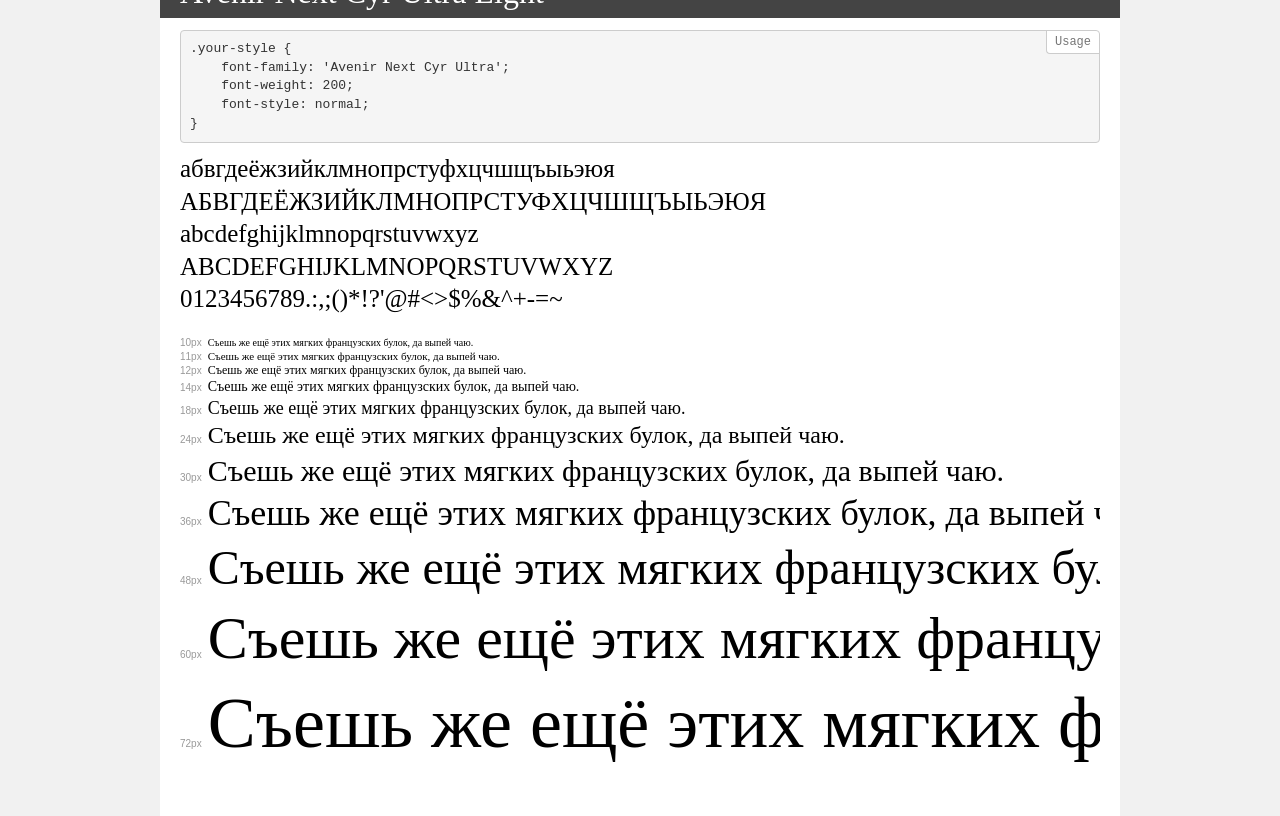
<file: fonts/avenir-next/demo.html>
<!DOCTYPE html>
<html>
<head>
    <meta charset="utf-8">
    <meta http-equiv="X-UA-Compatible" content="IE=edge">
    <meta name="viewport" content="width=device-width, initial-scale=1">
    <meta name="robots" content="noindex, noarchive">
    <meta name="format-detection" content="telephone=no">
    <title>Transfonter demo</title>
    <link href="stylesheet.css" rel="stylesheet">
    <style>
        /*
        http://meyerweb.com/eric/tools/css/reset/
        v2.0 | 20110126
        License: none (public domain)
        */
        html, body, div, span, applet, object, iframe,
        h1, h2, h3, h4, h5, h6, p, blockquote, pre,
        a, abbr, acronym, address, big, cite, code,
        del, dfn, em, img, ins, kbd, q, s, samp,
        small, strike, strong, sub, sup, tt, var,
        b, u, i, center,
        dl, dt, dd, ol, ul, li,
        fieldset, form, label, legend,
        table, caption, tbody, tfoot, thead, tr, th, td,
        article, aside, canvas, details, embed,
        figure, figcaption, footer, header, hgroup,
        menu, nav, output, ruby, section, summary,
        time, mark, audio, video {
            margin: 0;
            padding: 0;
            border: 0;
            font-size: 100%;
            font: inherit;
            vertical-align: baseline;
        }
        /* HTML5 display-role reset for older browsers */
        article, aside, details, figcaption, figure,
        footer, header, hgroup, menu, nav, section {
            display: block;
        }
        body {
            line-height: 1;
        }
        ol, ul {
            list-style: none;
        }
        blockquote, q {
            quotes: none;
        }
        blockquote:before, blockquote:after,
        q:before, q:after {
            content: '';
            content: none;
        }
        table {
            border-collapse: collapse;
            border-spacing: 0;
        }
        /* common styles */
        body {
            background: #f1f1f1;
            color: #000;
        }
        .page {
            background: #fff;
            width: 920px;
            margin: 0 auto;
            padding: 20px 20px 0 20px;
            overflow: hidden;
        }
        .font-container {
            overflow-x: auto;
            overflow-y: hidden;
            margin-bottom: 40px;
            line-height: 1.3;
            white-space: nowrap;
            padding-bottom: 5px;
        }
        h1 {
            position: relative;
            background: #444;
            font-size: 32px;
            color: #fff;
            padding: 10px 20px;
            margin: 0 -20px 12px -20px;
        }
        .letters {
            font-size: 25px;
            margin-bottom: 20px;
        }
        .s10:before {
            content: '10px';
        }
        .s11:before {
            content: '11px';
        }
        .s12:before {
            content: '12px';
        }
        .s14:before {
            content: '14px';
        }
        .s18:before {
            content: '18px';
        }
        .s24:before {
            content: '24px';
        }
        .s30:before {
            content: '30px';
        }
        .s36:before {
            content: '36px';
        }
        .s48:before {
            content: '48px';
        }
        .s60:before {
            content: '60px';
        }
        .s72:before {
            content: '72px';
        }
        .s10:before, .s11:before, .s12:before, .s14:before,
        .s18:before, .s24:before, .s30:before, .s36:before,
        .s48:before, .s60:before, .s72:before {
            font-family: Arial, sans-serif;
            font-size: 10px;
            font-weight: normal;
            font-style: normal;
            color: #999;
            padding-right: 6px;
        }
        pre {
            display: block;
            position: relative;
            padding: 9px;
            margin: 0 0 10px;
            font-family: Monaco, Menlo, Consolas, "Courier New", monospace !important;
            font-size: 13px;
            line-height: 1.428571429;
            color: #333;
            font-weight: normal !important;
            font-style: normal !important;
            background-color: #f5f5f5;
            border: 1px solid #ccc;
            overflow-x: auto;
            border-radius: 4px;
        }
        pre:after {
            display: block;
            position: absolute;
            right: 0;
            top: 0;
            content: 'Usage';
            line-height: 1;
            padding: 5px 8px;
            font-size: 12px;
            color: #767676;
            background-color: #fff;
            border: 1px solid #ccc;
            border-right: none;
            border-top: none;
            border-radius: 0 4px 0 4px;
            z-index: 10;
        }
        /* responsive */
        @media (max-width: 959px) {
            .page {
                width: auto;
                margin: 0;
            }
        }
    </style>
</head>
<body>
<div class="page">
    <div class="demo" style="font-family: 'Avenir Next Cyr'; font-weight: bold; font-style: normal;">
        <h1>Avenir Next Cyr Bold</h1>
        <pre>.your-style {
    font-family: 'Avenir Next Cyr';
    font-weight: bold;
    font-style: normal;
}</pre>
        <div class="font-container">
            <p class="letters">
                абвгдеёжзийклмнопрстуфхцчшщъыьэюя<br>
АБВГДЕЁЖЗИЙКЛМНОПРСТУФХЦЧШЩЪЫЬЭЮЯ<br>
abcdefghijklmnopqrstuvwxyz<br>
ABCDEFGHIJKLMNOPQRSTUVWXYZ<br>
                0123456789.:,;()*!?'@#<>$%&^+-=~
            </p>
            <p class="s10" style="font-size: 10px;">Съешь же ещё этих мягких французских булок, да выпей чаю.</p>
            <p class="s11" style="font-size: 11px;">Съешь же ещё этих мягких французских булок, да выпей чаю.</p>
            <p class="s12" style="font-size: 12px;">Съешь же ещё этих мягких французских булок, да выпей чаю.</p>
            <p class="s14" style="font-size: 14px;">Съешь же ещё этих мягких французских булок, да выпей чаю.</p>
            <p class="s18" style="font-size: 18px;">Съешь же ещё этих мягких французских булок, да выпей чаю.</p>
            <p class="s24" style="font-size: 24px;">Съешь же ещё этих мягких французских булок, да выпей чаю.</p>
            <p class="s30" style="font-size: 30px;">Съешь же ещё этих мягких французских булок, да выпей чаю.</p>
            <p class="s36" style="font-size: 36px;">Съешь же ещё этих мягких французских булок, да выпей чаю.</p>
            <p class="s48" style="font-size: 48px;">Съешь же ещё этих мягких французских булок, да выпей чаю.</p>
            <p class="s60" style="font-size: 60px;">Съешь же ещё этих мягких французских булок, да выпей чаю.</p>
            <p class="s72" style="font-size: 72px;">Съешь же ещё этих мягких французских булок, да выпей чаю.</p>
        </div>
    </div>
    <div class="demo" style="font-family: 'Avenir Next Cyr'; font-weight: 100; font-style: italic;">
        <h1>Avenir Next Cyr Thin Italic</h1>
        <pre>.your-style {
    font-family: 'Avenir Next Cyr';
    font-weight: 100;
    font-style: italic;
}</pre>
        <div class="font-container">
            <p class="letters">
                абвгдеёжзийклмнопрстуфхцчшщъыьэюя<br>
АБВГДЕЁЖЗИЙКЛМНОПРСТУФХЦЧШЩЪЫЬЭЮЯ<br>
abcdefghijklmnopqrstuvwxyz<br>
ABCDEFGHIJKLMNOPQRSTUVWXYZ<br>
                0123456789.:,;()*!?'@#<>$%&^+-=~
            </p>
            <p class="s10" style="font-size: 10px;">Съешь же ещё этих мягких французских булок, да выпей чаю.</p>
            <p class="s11" style="font-size: 11px;">Съешь же ещё этих мягких французских булок, да выпей чаю.</p>
            <p class="s12" style="font-size: 12px;">Съешь же ещё этих мягких французских булок, да выпей чаю.</p>
            <p class="s14" style="font-size: 14px;">Съешь же ещё этих мягких французских булок, да выпей чаю.</p>
            <p class="s18" style="font-size: 18px;">Съешь же ещё этих мягких французских булок, да выпей чаю.</p>
            <p class="s24" style="font-size: 24px;">Съешь же ещё этих мягких французских булок, да выпей чаю.</p>
            <p class="s30" style="font-size: 30px;">Съешь же ещё этих мягких французских булок, да выпей чаю.</p>
            <p class="s36" style="font-size: 36px;">Съешь же ещё этих мягких французских булок, да выпей чаю.</p>
            <p class="s48" style="font-size: 48px;">Съешь же ещё этих мягких французских булок, да выпей чаю.</p>
            <p class="s60" style="font-size: 60px;">Съешь же ещё этих мягких французских булок, да выпей чаю.</p>
            <p class="s72" style="font-size: 72px;">Съешь же ещё этих мягких французских булок, да выпей чаю.</p>
        </div>
    </div>
    <div class="demo" style="font-family: 'Avenir Next Cyr'; font-weight: 500; font-style: italic;">
        <h1>Avenir Next Cyr Medium Italic</h1>
        <pre>.your-style {
    font-family: 'Avenir Next Cyr';
    font-weight: 500;
    font-style: italic;
}</pre>
        <div class="font-container">
            <p class="letters">
                абвгдеёжзийклмнопрстуфхцчшщъыьэюя<br>
АБВГДЕЁЖЗИЙКЛМНОПРСТУФХЦЧШЩЪЫЬЭЮЯ<br>
abcdefghijklmnopqrstuvwxyz<br>
ABCDEFGHIJKLMNOPQRSTUVWXYZ<br>
                0123456789.:,;()*!?'@#<>$%&^+-=~
            </p>
            <p class="s10" style="font-size: 10px;">Съешь же ещё этих мягких французских булок, да выпей чаю.</p>
            <p class="s11" style="font-size: 11px;">Съешь же ещё этих мягких французских булок, да выпей чаю.</p>
            <p class="s12" style="font-size: 12px;">Съешь же ещё этих мягких французских булок, да выпей чаю.</p>
            <p class="s14" style="font-size: 14px;">Съешь же ещё этих мягких французских булок, да выпей чаю.</p>
            <p class="s18" style="font-size: 18px;">Съешь же ещё этих мягких французских булок, да выпей чаю.</p>
            <p class="s24" style="font-size: 24px;">Съешь же ещё этих мягких французских булок, да выпей чаю.</p>
            <p class="s30" style="font-size: 30px;">Съешь же ещё этих мягких французских булок, да выпей чаю.</p>
            <p class="s36" style="font-size: 36px;">Съешь же ещё этих мягких французских булок, да выпей чаю.</p>
            <p class="s48" style="font-size: 48px;">Съешь же ещё этих мягких французских булок, да выпей чаю.</p>
            <p class="s60" style="font-size: 60px;">Съешь же ещё этих мягких французских булок, да выпей чаю.</p>
            <p class="s72" style="font-size: 72px;">Съешь же ещё этих мягких французских булок, да выпей чаю.</p>
        </div>
    </div>
    <div class="demo" style="font-family: 'Avenir Next Cyr Ultra'; font-weight: 200; font-style: italic;">
        <h1>Avenir Next Cyr Ultra Light Italic</h1>
        <pre>.your-style {
    font-family: 'Avenir Next Cyr Ultra';
    font-weight: 200;
    font-style: italic;
}</pre>
        <div class="font-container">
            <p class="letters">
                абвгдеёжзийклмнопрстуфхцчшщъыьэюя<br>
АБВГДЕЁЖЗИЙКЛМНОПРСТУФХЦЧШЩЪЫЬЭЮЯ<br>
abcdefghijklmnopqrstuvwxyz<br>
ABCDEFGHIJKLMNOPQRSTUVWXYZ<br>
                0123456789.:,;()*!?'@#<>$%&^+-=~
            </p>
            <p class="s10" style="font-size: 10px;">Съешь же ещё этих мягких французских булок, да выпей чаю.</p>
            <p class="s11" style="font-size: 11px;">Съешь же ещё этих мягких французских булок, да выпей чаю.</p>
            <p class="s12" style="font-size: 12px;">Съешь же ещё этих мягких французских булок, да выпей чаю.</p>
            <p class="s14" style="font-size: 14px;">Съешь же ещё этих мягких французских булок, да выпей чаю.</p>
            <p class="s18" style="font-size: 18px;">Съешь же ещё этих мягких французских булок, да выпей чаю.</p>
            <p class="s24" style="font-size: 24px;">Съешь же ещё этих мягких французских булок, да выпей чаю.</p>
            <p class="s30" style="font-size: 30px;">Съешь же ещё этих мягких французских булок, да выпей чаю.</p>
            <p class="s36" style="font-size: 36px;">Съешь же ещё этих мягких французских булок, да выпей чаю.</p>
            <p class="s48" style="font-size: 48px;">Съешь же ещё этих мягких французских булок, да выпей чаю.</p>
            <p class="s60" style="font-size: 60px;">Съешь же ещё этих мягких французских булок, да выпей чаю.</p>
            <p class="s72" style="font-size: 72px;">Съешь же ещё этих мягких французских булок, да выпей чаю.</p>
        </div>
    </div>
    <div class="demo" style="font-family: 'Avenir Next Cyr'; font-weight: 300; font-style: normal;">
        <h1>Avenir Next Cyr Light</h1>
        <pre>.your-style {
    font-family: 'Avenir Next Cyr';
    font-weight: 300;
    font-style: normal;
}</pre>
        <div class="font-container">
            <p class="letters">
                абвгдеёжзийклмнопрстуфхцчшщъыьэюя<br>
АБВГДЕЁЖЗИЙКЛМНОПРСТУФХЦЧШЩЪЫЬЭЮЯ<br>
abcdefghijklmnopqrstuvwxyz<br>
ABCDEFGHIJKLMNOPQRSTUVWXYZ<br>
                0123456789.:,;()*!?'@#<>$%&^+-=~
            </p>
            <p class="s10" style="font-size: 10px;">Съешь же ещё этих мягких французских булок, да выпей чаю.</p>
            <p class="s11" style="font-size: 11px;">Съешь же ещё этих мягких французских булок, да выпей чаю.</p>
            <p class="s12" style="font-size: 12px;">Съешь же ещё этих мягких французских булок, да выпей чаю.</p>
            <p class="s14" style="font-size: 14px;">Съешь же ещё этих мягких французских булок, да выпей чаю.</p>
            <p class="s18" style="font-size: 18px;">Съешь же ещё этих мягких французских булок, да выпей чаю.</p>
            <p class="s24" style="font-size: 24px;">Съешь же ещё этих мягких французских булок, да выпей чаю.</p>
            <p class="s30" style="font-size: 30px;">Съешь же ещё этих мягких французских булок, да выпей чаю.</p>
            <p class="s36" style="font-size: 36px;">Съешь же ещё этих мягких французских булок, да выпей чаю.</p>
            <p class="s48" style="font-size: 48px;">Съешь же ещё этих мягких французских булок, да выпей чаю.</p>
            <p class="s60" style="font-size: 60px;">Съешь же ещё этих мягких французских булок, да выпей чаю.</p>
            <p class="s72" style="font-size: 72px;">Съешь же ещё этих мягких французских булок, да выпей чаю.</p>
        </div>
    </div>
    <div class="demo" style="font-family: 'Avenir Next Cyr'; font-weight: normal; font-style: italic;">
        <h1>Avenir Next Cyr Italic</h1>
        <pre>.your-style {
    font-family: 'Avenir Next Cyr';
    font-weight: normal;
    font-style: italic;
}</pre>
        <div class="font-container">
            <p class="letters">
                абвгдеёжзийклмнопрстуфхцчшщъыьэюя<br>
АБВГДЕЁЖЗИЙКЛМНОПРСТУФХЦЧШЩЪЫЬЭЮЯ<br>
abcdefghijklmnopqrstuvwxyz<br>
ABCDEFGHIJKLMNOPQRSTUVWXYZ<br>
                0123456789.:,;()*!?'@#<>$%&^+-=~
            </p>
            <p class="s10" style="font-size: 10px;">Съешь же ещё этих мягких французских булок, да выпей чаю.</p>
            <p class="s11" style="font-size: 11px;">Съешь же ещё этих мягких французских булок, да выпей чаю.</p>
            <p class="s12" style="font-size: 12px;">Съешь же ещё этих мягких французских булок, да выпей чаю.</p>
            <p class="s14" style="font-size: 14px;">Съешь же ещё этих мягких французских булок, да выпей чаю.</p>
            <p class="s18" style="font-size: 18px;">Съешь же ещё этих мягких французских булок, да выпей чаю.</p>
            <p class="s24" style="font-size: 24px;">Съешь же ещё этих мягких французских булок, да выпей чаю.</p>
            <p class="s30" style="font-size: 30px;">Съешь же ещё этих мягких французских булок, да выпей чаю.</p>
            <p class="s36" style="font-size: 36px;">Съешь же ещё этих мягких французских булок, да выпей чаю.</p>
            <p class="s48" style="font-size: 48px;">Съешь же ещё этих мягких французских булок, да выпей чаю.</p>
            <p class="s60" style="font-size: 60px;">Съешь же ещё этих мягких французских булок, да выпей чаю.</p>
            <p class="s72" style="font-size: 72px;">Съешь же ещё этих мягких французских булок, да выпей чаю.</p>
        </div>
    </div>
    <div class="demo" style="font-family: 'Avenir Next Cyr'; font-weight: bold; font-style: italic;">
        <h1>Avenir Next Cyr Bold Italic</h1>
        <pre>.your-style {
    font-family: 'Avenir Next Cyr';
    font-weight: bold;
    font-style: italic;
}</pre>
        <div class="font-container">
            <p class="letters">
                абвгдеёжзийклмнопрстуфхцчшщъыьэюя<br>
АБВГДЕЁЖЗИЙКЛМНОПРСТУФХЦЧШЩЪЫЬЭЮЯ<br>
abcdefghijklmnopqrstuvwxyz<br>
ABCDEFGHIJKLMNOPQRSTUVWXYZ<br>
                0123456789.:,;()*!?'@#<>$%&^+-=~
            </p>
            <p class="s10" style="font-size: 10px;">Съешь же ещё этих мягких французских булок, да выпей чаю.</p>
            <p class="s11" style="font-size: 11px;">Съешь же ещё этих мягких французских булок, да выпей чаю.</p>
            <p class="s12" style="font-size: 12px;">Съешь же ещё этих мягких французских булок, да выпей чаю.</p>
            <p class="s14" style="font-size: 14px;">Съешь же ещё этих мягких французских булок, да выпей чаю.</p>
            <p class="s18" style="font-size: 18px;">Съешь же ещё этих мягких французских булок, да выпей чаю.</p>
            <p class="s24" style="font-size: 24px;">Съешь же ещё этих мягких французских булок, да выпей чаю.</p>
            <p class="s30" style="font-size: 30px;">Съешь же ещё этих мягких французских булок, да выпей чаю.</p>
            <p class="s36" style="font-size: 36px;">Съешь же ещё этих мягких французских булок, да выпей чаю.</p>
            <p class="s48" style="font-size: 48px;">Съешь же ещё этих мягких французских булок, да выпей чаю.</p>
            <p class="s60" style="font-size: 60px;">Съешь же ещё этих мягких французских булок, да выпей чаю.</p>
            <p class="s72" style="font-size: 72px;">Съешь же ещё этих мягких французских булок, да выпей чаю.</p>
        </div>
    </div>
    <div class="demo" style="font-family: 'Avenir Next Cyr'; font-weight: 900; font-style: normal;">
        <h1>Avenir Next Cyr Heavy</h1>
        <pre>.your-style {
    font-family: 'Avenir Next Cyr';
    font-weight: 900;
    font-style: normal;
}</pre>
        <div class="font-container">
            <p class="letters">
                абвгдеёжзийклмнопрстуфхцчшщъыьэюя<br>
АБВГДЕЁЖЗИЙКЛМНОПРСТУФХЦЧШЩЪЫЬЭЮЯ<br>
abcdefghijklmnopqrstuvwxyz<br>
ABCDEFGHIJKLMNOPQRSTUVWXYZ<br>
                0123456789.:,;()*!?'@#<>$%&^+-=~
            </p>
            <p class="s10" style="font-size: 10px;">Съешь же ещё этих мягких французских булок, да выпей чаю.</p>
            <p class="s11" style="font-size: 11px;">Съешь же ещё этих мягких французских булок, да выпей чаю.</p>
            <p class="s12" style="font-size: 12px;">Съешь же ещё этих мягких французских булок, да выпей чаю.</p>
            <p class="s14" style="font-size: 14px;">Съешь же ещё этих мягких французских булок, да выпей чаю.</p>
            <p class="s18" style="font-size: 18px;">Съешь же ещё этих мягких французских булок, да выпей чаю.</p>
            <p class="s24" style="font-size: 24px;">Съешь же ещё этих мягких французских булок, да выпей чаю.</p>
            <p class="s30" style="font-size: 30px;">Съешь же ещё этих мягких французских булок, да выпей чаю.</p>
            <p class="s36" style="font-size: 36px;">Съешь же ещё этих мягких французских булок, да выпей чаю.</p>
            <p class="s48" style="font-size: 48px;">Съешь же ещё этих мягких французских булок, да выпей чаю.</p>
            <p class="s60" style="font-size: 60px;">Съешь же ещё этих мягких французских булок, да выпей чаю.</p>
            <p class="s72" style="font-size: 72px;">Съешь же ещё этих мягких французских булок, да выпей чаю.</p>
        </div>
    </div>
    <div class="demo" style="font-family: 'Avenir Next Cyr'; font-weight: 900; font-style: italic;">
        <h1>Avenir Next Cyr Heavy Italic</h1>
        <pre>.your-style {
    font-family: 'Avenir Next Cyr';
    font-weight: 900;
    font-style: italic;
}</pre>
        <div class="font-container">
            <p class="letters">
                абвгдеёжзийклмнопрстуфхцчшщъыьэюя<br>
АБВГДЕЁЖЗИЙКЛМНОПРСТУФХЦЧШЩЪЫЬЭЮЯ<br>
abcdefghijklmnopqrstuvwxyz<br>
ABCDEFGHIJKLMNOPQRSTUVWXYZ<br>
                0123456789.:,;()*!?'@#<>$%&^+-=~
            </p>
            <p class="s10" style="font-size: 10px;">Съешь же ещё этих мягких французских булок, да выпей чаю.</p>
            <p class="s11" style="font-size: 11px;">Съешь же ещё этих мягких французских булок, да выпей чаю.</p>
            <p class="s12" style="font-size: 12px;">Съешь же ещё этих мягких французских булок, да выпей чаю.</p>
            <p class="s14" style="font-size: 14px;">Съешь же ещё этих мягких французских булок, да выпей чаю.</p>
            <p class="s18" style="font-size: 18px;">Съешь же ещё этих мягких французских булок, да выпей чаю.</p>
            <p class="s24" style="font-size: 24px;">Съешь же ещё этих мягких французских булок, да выпей чаю.</p>
            <p class="s30" style="font-size: 30px;">Съешь же ещё этих мягких французских булок, да выпей чаю.</p>
            <p class="s36" style="font-size: 36px;">Съешь же ещё этих мягких французских булок, да выпей чаю.</p>
            <p class="s48" style="font-size: 48px;">Съешь же ещё этих мягких французских булок, да выпей чаю.</p>
            <p class="s60" style="font-size: 60px;">Съешь же ещё этих мягких французских булок, да выпей чаю.</p>
            <p class="s72" style="font-size: 72px;">Съешь же ещё этих мягких французских булок, да выпей чаю.</p>
        </div>
    </div>
    <div class="demo" style="font-family: 'Avenir Next Cyr'; font-weight: 100; font-style: normal;">
        <h1>Avenir Next Cyr Thin</h1>
        <pre>.your-style {
    font-family: 'Avenir Next Cyr';
    font-weight: 100;
    font-style: normal;
}</pre>
        <div class="font-container">
            <p class="letters">
                абвгдеёжзийклмнопрстуфхцчшщъыьэюя<br>
АБВГДЕЁЖЗИЙКЛМНОПРСТУФХЦЧШЩЪЫЬЭЮЯ<br>
abcdefghijklmnopqrstuvwxyz<br>
ABCDEFGHIJKLMNOPQRSTUVWXYZ<br>
                0123456789.:,;()*!?'@#<>$%&^+-=~
            </p>
            <p class="s10" style="font-size: 10px;">Съешь же ещё этих мягких французских булок, да выпей чаю.</p>
            <p class="s11" style="font-size: 11px;">Съешь же ещё этих мягких французских булок, да выпей чаю.</p>
            <p class="s12" style="font-size: 12px;">Съешь же ещё этих мягких французских булок, да выпей чаю.</p>
            <p class="s14" style="font-size: 14px;">Съешь же ещё этих мягких французских булок, да выпей чаю.</p>
            <p class="s18" style="font-size: 18px;">Съешь же ещё этих мягких французских булок, да выпей чаю.</p>
            <p class="s24" style="font-size: 24px;">Съешь же ещё этих мягких французских булок, да выпей чаю.</p>
            <p class="s30" style="font-size: 30px;">Съешь же ещё этих мягких французских булок, да выпей чаю.</p>
            <p class="s36" style="font-size: 36px;">Съешь же ещё этих мягких французских булок, да выпей чаю.</p>
            <p class="s48" style="font-size: 48px;">Съешь же ещё этих мягких французских булок, да выпей чаю.</p>
            <p class="s60" style="font-size: 60px;">Съешь же ещё этих мягких французских булок, да выпей чаю.</p>
            <p class="s72" style="font-size: 72px;">Съешь же ещё этих мягких французских булок, да выпей чаю.</p>
        </div>
    </div>
    <div class="demo" style="font-family: 'Avenir Next Cyr'; font-weight: 500; font-style: normal;">
        <h1>Avenir Next Cyr Medium</h1>
        <pre>.your-style {
    font-family: 'Avenir Next Cyr';
    font-weight: 500;
    font-style: normal;
}</pre>
        <div class="font-container">
            <p class="letters">
                абвгдеёжзийклмнопрстуфхцчшщъыьэюя<br>
АБВГДЕЁЖЗИЙКЛМНОПРСТУФХЦЧШЩЪЫЬЭЮЯ<br>
abcdefghijklmnopqrstuvwxyz<br>
ABCDEFGHIJKLMNOPQRSTUVWXYZ<br>
                0123456789.:,;()*!?'@#<>$%&^+-=~
            </p>
            <p class="s10" style="font-size: 10px;">Съешь же ещё этих мягких французских булок, да выпей чаю.</p>
            <p class="s11" style="font-size: 11px;">Съешь же ещё этих мягких французских булок, да выпей чаю.</p>
            <p class="s12" style="font-size: 12px;">Съешь же ещё этих мягких французских булок, да выпей чаю.</p>
            <p class="s14" style="font-size: 14px;">Съешь же ещё этих мягких французских булок, да выпей чаю.</p>
            <p class="s18" style="font-size: 18px;">Съешь же ещё этих мягких французских булок, да выпей чаю.</p>
            <p class="s24" style="font-size: 24px;">Съешь же ещё этих мягких французских булок, да выпей чаю.</p>
            <p class="s30" style="font-size: 30px;">Съешь же ещё этих мягких французских булок, да выпей чаю.</p>
            <p class="s36" style="font-size: 36px;">Съешь же ещё этих мягких французских булок, да выпей чаю.</p>
            <p class="s48" style="font-size: 48px;">Съешь же ещё этих мягких французских булок, да выпей чаю.</p>
            <p class="s60" style="font-size: 60px;">Съешь же ещё этих мягких французских булок, да выпей чаю.</p>
            <p class="s72" style="font-size: 72px;">Съешь же ещё этих мягких французских булок, да выпей чаю.</p>
        </div>
    </div>
    <div class="demo" style="font-family: 'Avenir Next Cyr'; font-weight: bold; font-style: italic;">
        <h1>Avenir Next Cyr Demi Italic</h1>
        <pre>.your-style {
    font-family: 'Avenir Next Cyr';
    font-weight: bold;
    font-style: italic;
}</pre>
        <div class="font-container">
            <p class="letters">
                абвгдеёжзийклмнопрстуфхцчшщъыьэюя<br>
АБВГДЕЁЖЗИЙКЛМНОПРСТУФХЦЧШЩЪЫЬЭЮЯ<br>
abcdefghijklmnopqrstuvwxyz<br>
ABCDEFGHIJKLMNOPQRSTUVWXYZ<br>
                0123456789.:,;()*!?'@#<>$%&^+-=~
            </p>
            <p class="s10" style="font-size: 10px;">Съешь же ещё этих мягких французских булок, да выпей чаю.</p>
            <p class="s11" style="font-size: 11px;">Съешь же ещё этих мягких французских булок, да выпей чаю.</p>
            <p class="s12" style="font-size: 12px;">Съешь же ещё этих мягких французских булок, да выпей чаю.</p>
            <p class="s14" style="font-size: 14px;">Съешь же ещё этих мягких французских булок, да выпей чаю.</p>
            <p class="s18" style="font-size: 18px;">Съешь же ещё этих мягких французских булок, да выпей чаю.</p>
            <p class="s24" style="font-size: 24px;">Съешь же ещё этих мягких французских булок, да выпей чаю.</p>
            <p class="s30" style="font-size: 30px;">Съешь же ещё этих мягких французских булок, да выпей чаю.</p>
            <p class="s36" style="font-size: 36px;">Съешь же ещё этих мягких французских булок, да выпей чаю.</p>
            <p class="s48" style="font-size: 48px;">Съешь же ещё этих мягких французских булок, да выпей чаю.</p>
            <p class="s60" style="font-size: 60px;">Съешь же ещё этих мягких французских булок, да выпей чаю.</p>
            <p class="s72" style="font-size: 72px;">Съешь же ещё этих мягких французских булок, да выпей чаю.</p>
        </div>
    </div>
    <div class="demo" style="font-family: 'Avenir Next Cyr'; font-weight: bold; font-style: normal;">
        <h1>Avenir Next Cyr Demi</h1>
        <pre>.your-style {
    font-family: 'Avenir Next Cyr';
    font-weight: bold;
    font-style: normal;
}</pre>
        <div class="font-container">
            <p class="letters">
                абвгдеёжзийклмнопрстуфхцчшщъыьэюя<br>
АБВГДЕЁЖЗИЙКЛМНОПРСТУФХЦЧШЩЪЫЬЭЮЯ<br>
abcdefghijklmnopqrstuvwxyz<br>
ABCDEFGHIJKLMNOPQRSTUVWXYZ<br>
                0123456789.:,;()*!?'@#<>$%&^+-=~
            </p>
            <p class="s10" style="font-size: 10px;">Съешь же ещё этих мягких французских булок, да выпей чаю.</p>
            <p class="s11" style="font-size: 11px;">Съешь же ещё этих мягких французских булок, да выпей чаю.</p>
            <p class="s12" style="font-size: 12px;">Съешь же ещё этих мягких французских булок, да выпей чаю.</p>
            <p class="s14" style="font-size: 14px;">Съешь же ещё этих мягких французских булок, да выпей чаю.</p>
            <p class="s18" style="font-size: 18px;">Съешь же ещё этих мягких французских булок, да выпей чаю.</p>
            <p class="s24" style="font-size: 24px;">Съешь же ещё этих мягких французских булок, да выпей чаю.</p>
            <p class="s30" style="font-size: 30px;">Съешь же ещё этих мягких французских булок, да выпей чаю.</p>
            <p class="s36" style="font-size: 36px;">Съешь же ещё этих мягких французских булок, да выпей чаю.</p>
            <p class="s48" style="font-size: 48px;">Съешь же ещё этих мягких французских булок, да выпей чаю.</p>
            <p class="s60" style="font-size: 60px;">Съешь же ещё этих мягких французских булок, да выпей чаю.</p>
            <p class="s72" style="font-size: 72px;">Съешь же ещё этих мягких французских булок, да выпей чаю.</p>
        </div>
    </div>
    <div class="demo" style="font-family: 'Avenir Next Cyr'; font-weight: normal; font-style: normal;">
        <h1>Avenir Next Cyr Regular</h1>
        <pre>.your-style {
    font-family: 'Avenir Next Cyr';
    font-weight: normal;
    font-style: normal;
}</pre>
        <div class="font-container">
            <p class="letters">
                абвгдеёжзийклмнопрстуфхцчшщъыьэюя<br>
АБВГДЕЁЖЗИЙКЛМНОПРСТУФХЦЧШЩЪЫЬЭЮЯ<br>
abcdefghijklmnopqrstuvwxyz<br>
ABCDEFGHIJKLMNOPQRSTUVWXYZ<br>
                0123456789.:,;()*!?'@#<>$%&^+-=~
            </p>
            <p class="s10" style="font-size: 10px;">Съешь же ещё этих мягких французских булок, да выпей чаю.</p>
            <p class="s11" style="font-size: 11px;">Съешь же ещё этих мягких французских булок, да выпей чаю.</p>
            <p class="s12" style="font-size: 12px;">Съешь же ещё этих мягких французских булок, да выпей чаю.</p>
            <p class="s14" style="font-size: 14px;">Съешь же ещё этих мягких французских булок, да выпей чаю.</p>
            <p class="s18" style="font-size: 18px;">Съешь же ещё этих мягких французских булок, да выпей чаю.</p>
            <p class="s24" style="font-size: 24px;">Съешь же ещё этих мягких французских булок, да выпей чаю.</p>
            <p class="s30" style="font-size: 30px;">Съешь же ещё этих мягких французских булок, да выпей чаю.</p>
            <p class="s36" style="font-size: 36px;">Съешь же ещё этих мягких французских булок, да выпей чаю.</p>
            <p class="s48" style="font-size: 48px;">Съешь же ещё этих мягких французских булок, да выпей чаю.</p>
            <p class="s60" style="font-size: 60px;">Съешь же ещё этих мягких французских булок, да выпей чаю.</p>
            <p class="s72" style="font-size: 72px;">Съешь же ещё этих мягких французских булок, да выпей чаю.</p>
        </div>
    </div>
    <div class="demo" style="font-family: 'Avenir Next Cyr'; font-weight: 300; font-style: italic;">
        <h1>Avenir Next Cyr Light Italic</h1>
        <pre>.your-style {
    font-family: 'Avenir Next Cyr';
    font-weight: 300;
    font-style: italic;
}</pre>
        <div class="font-container">
            <p class="letters">
                абвгдеёжзийклмнопрстуфхцчшщъыьэюя<br>
АБВГДЕЁЖЗИЙКЛМНОПРСТУФХЦЧШЩЪЫЬЭЮЯ<br>
abcdefghijklmnopqrstuvwxyz<br>
ABCDEFGHIJKLMNOPQRSTUVWXYZ<br>
                0123456789.:,;()*!?'@#<>$%&^+-=~
            </p>
            <p class="s10" style="font-size: 10px;">Съешь же ещё этих мягких французских булок, да выпей чаю.</p>
            <p class="s11" style="font-size: 11px;">Съешь же ещё этих мягких французских булок, да выпей чаю.</p>
            <p class="s12" style="font-size: 12px;">Съешь же ещё этих мягких французских булок, да выпей чаю.</p>
            <p class="s14" style="font-size: 14px;">Съешь же ещё этих мягких французских булок, да выпей чаю.</p>
            <p class="s18" style="font-size: 18px;">Съешь же ещё этих мягких французских булок, да выпей чаю.</p>
            <p class="s24" style="font-size: 24px;">Съешь же ещё этих мягких французских булок, да выпей чаю.</p>
            <p class="s30" style="font-size: 30px;">Съешь же ещё этих мягких французских булок, да выпей чаю.</p>
            <p class="s36" style="font-size: 36px;">Съешь же ещё этих мягких французских булок, да выпей чаю.</p>
            <p class="s48" style="font-size: 48px;">Съешь же ещё этих мягких французских булок, да выпей чаю.</p>
            <p class="s60" style="font-size: 60px;">Съешь же ещё этих мягких французских булок, да выпей чаю.</p>
            <p class="s72" style="font-size: 72px;">Съешь же ещё этих мягких французских булок, да выпей чаю.</p>
        </div>
    </div>
    <div class="demo" style="font-family: 'Avenir Next Cyr Ultra'; font-weight: 200; font-style: normal;">
        <h1>Avenir Next Cyr Ultra Light</h1>
        <pre>.your-style {
    font-family: 'Avenir Next Cyr Ultra';
    font-weight: 200;
    font-style: normal;
}</pre>
        <div class="font-container">
            <p class="letters">
                абвгдеёжзийклмнопрстуфхцчшщъыьэюя<br>
АБВГДЕЁЖЗИЙКЛМНОПРСТУФХЦЧШЩЪЫЬЭЮЯ<br>
abcdefghijklmnopqrstuvwxyz<br>
ABCDEFGHIJKLMNOPQRSTUVWXYZ<br>
                0123456789.:,;()*!?'@#<>$%&^+-=~
            </p>
            <p class="s10" style="font-size: 10px;">Съешь же ещё этих мягких французских булок, да выпей чаю.</p>
            <p class="s11" style="font-size: 11px;">Съешь же ещё этих мягких французских булок, да выпей чаю.</p>
            <p class="s12" style="font-size: 12px;">Съешь же ещё этих мягких французских булок, да выпей чаю.</p>
            <p class="s14" style="font-size: 14px;">Съешь же ещё этих мягких французских булок, да выпей чаю.</p>
            <p class="s18" style="font-size: 18px;">Съешь же ещё этих мягких французских булок, да выпей чаю.</p>
            <p class="s24" style="font-size: 24px;">Съешь же ещё этих мягких французских булок, да выпей чаю.</p>
            <p class="s30" style="font-size: 30px;">Съешь же ещё этих мягких французских булок, да выпей чаю.</p>
            <p class="s36" style="font-size: 36px;">Съешь же ещё этих мягких французских булок, да выпей чаю.</p>
            <p class="s48" style="font-size: 48px;">Съешь же ещё этих мягких французских булок, да выпей чаю.</p>
            <p class="s60" style="font-size: 60px;">Съешь же ещё этих мягких французских булок, да выпей чаю.</p>
            <p class="s72" style="font-size: 72px;">Съешь же ещё этих мягких французских булок, да выпей чаю.</p>
        </div>
    </div>
</div>
</body>
</html>
</file>
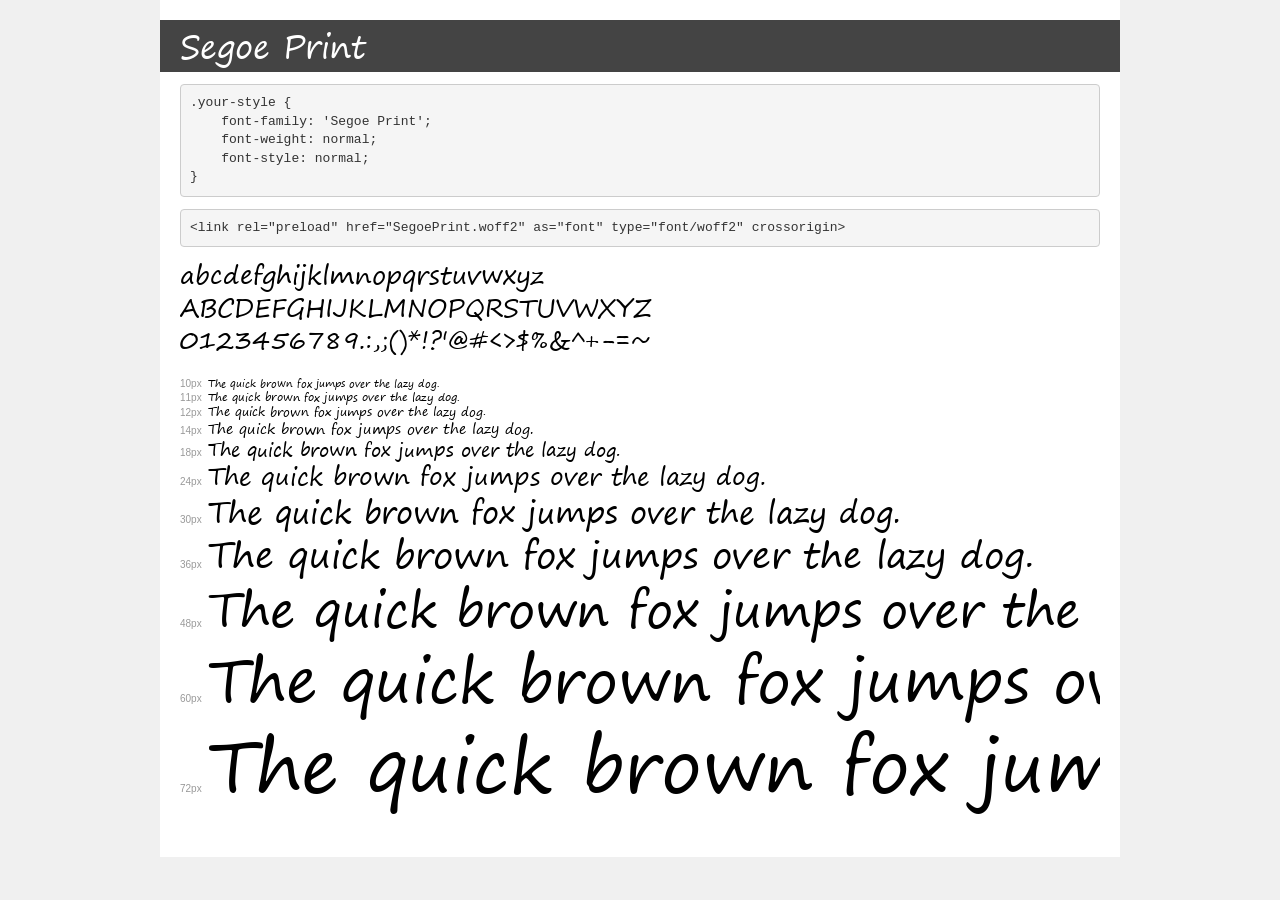
<file: fonts/segoe-print/demo.html>
<!DOCTYPE html>
<html lang="en">
<head>
    <meta charset="utf-8">
    <meta http-equiv="X-UA-Compatible" content="IE=edge">
    <meta name="viewport" content="width=device-width, initial-scale=1">
    <meta name="robots" content="noindex, noarchive">
    <meta name="format-detection" content="telephone=no">
    <title>Transfonter demo</title>
    <link href="stylesheet.css" rel="stylesheet">
    <style>
        /*
        http://meyerweb.com/eric/tools/css/reset/
        v2.0 | 20110126
        License: none (public domain)
        */
        html, body, div, span, applet, object, iframe,
        h1, h2, h3, h4, h5, h6, p, blockquote, pre,
        a, abbr, acronym, address, big, cite, code,
        del, dfn, em, img, ins, kbd, q, s, samp,
        small, strike, strong, sub, sup, tt, var,
        b, u, i, center,
        dl, dt, dd, ol, ul, li,
        fieldset, form, label, legend,
        table, caption, tbody, tfoot, thead, tr, th, td,
        article, aside, canvas, details, embed,
        figure, figcaption, footer, header, hgroup,
        menu, nav, output, ruby, section, summary,
        time, mark, audio, video {
            margin: 0;
            padding: 0;
            border: 0;
            font-size: 100%;
            font: inherit;
            vertical-align: baseline;
        }
        /* HTML5 display-role reset for older browsers */
        article, aside, details, figcaption, figure,
        footer, header, hgroup, menu, nav, section {
            display: block;
        }
        body {
            line-height: 1;
        }
        ol, ul {
            list-style: none;
        }
        blockquote, q {
            quotes: none;
        }
        blockquote:before, blockquote:after,
        q:before, q:after {
            content: '';
            content: none;
        }
        table {
            border-collapse: collapse;
            border-spacing: 0;
        }
        /* demo styles */
        body {
            background: #f0f0f0;
            color: #000;
        }
        .page {
            background: #fff;
            width: 920px;
            margin: 0 auto;
            padding: 20px 20px 0 20px;
            overflow: hidden;
        }
        .font-container {
            overflow-x: auto;
            overflow-y: hidden;
            margin-bottom: 40px;
            line-height: 1.3;
            white-space: nowrap;
            padding-bottom: 5px;
        }
        h1 {
            position: relative;
            background: #444;
            font-size: 32px;
            color: #fff;
            padding: 10px 20px;
            margin: 0 -20px 12px -20px;
        }
        .letters {
            font-size: 25px;
            margin-bottom: 20px;
        }
        .s10:before {
            content: '10px';
        }
        .s11:before {
            content: '11px';
        }
        .s12:before {
            content: '12px';
        }
        .s14:before {
            content: '14px';
        }
        .s18:before {
            content: '18px';
        }
        .s24:before {
            content: '24px';
        }
        .s30:before {
            content: '30px';
        }
        .s36:before {
            content: '36px';
        }
        .s48:before {
            content: '48px';
        }
        .s60:before {
            content: '60px';
        }
        .s72:before {
            content: '72px';
        }
        .s10:before, .s11:before, .s12:before, .s14:before,
        .s18:before, .s24:before, .s30:before, .s36:before,
        .s48:before, .s60:before, .s72:before {
            font-family: Arial, sans-serif;
            font-size: 10px;
            font-weight: normal;
            font-style: normal;
            color: #999;
            padding-right: 6px;
        }
        pre {
            display: block;
            padding: 9px;
            margin: 0 0 12px;
            font-family: Monaco, Menlo, Consolas, "Courier New", monospace;
            font-size: 13px;
            line-height: 1.428571429;
            color: #333;
            font-weight: normal;
            font-style: normal;
            background-color: #f5f5f5;
            border: 1px solid #ccc;
            overflow-x: auto;
            border-radius: 4px;
        }
        /* responsive */
        @media (max-width: 959px) {
            .page {
                width: auto;
                margin: 0;
            }
        }
    </style>
</head>
<body>
<div class="page">
    <div class="demo">
        <h1 style="font-family: 'Segoe Print'; font-weight: normal; font-style: normal;">Segoe Print</h1>
        <pre title="Usage">.your-style {
    font-family: 'Segoe Print';
    font-weight: normal;
    font-style: normal;
}</pre>
        <pre title="Preload (optional)">
&lt;link rel=&quot;preload&quot; href=&quot;SegoePrint.woff2&quot; as=&quot;font&quot; type=&quot;font/woff2&quot; crossorigin&gt;</pre>
        <div class="font-container" style="font-family: 'Segoe Print'; font-weight: normal; font-style: normal;">
            <p class="letters">
                abcdefghijklmnopqrstuvwxyz<br>
ABCDEFGHIJKLMNOPQRSTUVWXYZ<br>
                0123456789.:,;()*!?'@#&lt;&gt;$%&^+-=~
            </p>
            <p class="s10" style="font-size: 10px;">The quick brown fox jumps over the lazy dog.</p>
            <p class="s11" style="font-size: 11px;">The quick brown fox jumps over the lazy dog.</p>
            <p class="s12" style="font-size: 12px;">The quick brown fox jumps over the lazy dog.</p>
            <p class="s14" style="font-size: 14px;">The quick brown fox jumps over the lazy dog.</p>
            <p class="s18" style="font-size: 18px;">The quick brown fox jumps over the lazy dog.</p>
            <p class="s24" style="font-size: 24px;">The quick brown fox jumps over the lazy dog.</p>
            <p class="s30" style="font-size: 30px;">The quick brown fox jumps over the lazy dog.</p>
            <p class="s36" style="font-size: 36px;">The quick brown fox jumps over the lazy dog.</p>
            <p class="s48" style="font-size: 48px;">The quick brown fox jumps over the lazy dog.</p>
            <p class="s60" style="font-size: 60px;">The quick brown fox jumps over the lazy dog.</p>
            <p class="s72" style="font-size: 72px;">The quick brown fox jumps over the lazy dog.</p>
        </div>
    </div>

</div>
</body>
</html>
</file>
<file: icons/demo-files/demo.css>
body {
  padding: 0;
  margin: 0;
  font-family: sans-serif;
  font-size: 1em;
  line-height: 1.5;
  color: #555;
  background: #fff;
}
h1 {
  font-size: 1.5em;
  font-weight: normal;
}
small {
  font-size: .66666667em;
}
a {
  color: #e74c3c;
  text-decoration: none;
}
a:hover, a:focus {
  box-shadow: 0 1px #e74c3c;
}
.bshadow0, input {
  box-shadow: inset 0 -2px #e7e7e7;
}
input:hover {
  box-shadow: inset 0 -2px #ccc;
}
input, fieldset {
  font-family: sans-serif;
  font-size: 1em;
  margin: 0;
  padding: 0;
  border: 0;
}
input {
  color: inherit;
  line-height: 1.5;
  height: 1.5em;
  padding: .25em 0;
}
input:focus {
  outline: none;
  box-shadow: inset 0 -2px #449fdb;
}
.glyph {
  font-size: 16px;
  width: 15em;
  padding-bottom: 1em;
  margin-right: 4em;
  margin-bottom: 1em;
  float: left;
  overflow: hidden;
}
.liga {
  width: 80%;
  width: calc(100% - 2.5em);
}
.talign-right {
  text-align: right;
}
.talign-center {
  text-align: center;
}
.bgc1 {
  background: #f1f1f1;
}
.fgc1 {
  color: #999;
}
.fgc0 {
  color: #000;
}
p {
  margin-top: 1em;
  margin-bottom: 1em;
}
.mvm {
  margin-top: .75em;
  margin-bottom: .75em;
}
.mtn {
  margin-top: 0;
}
.mtl, .mal {
  margin-top: 1.5em;
}
.mbl, .mal {
  margin-bottom: 1.5em;
}
.mal, .mhl {
  margin-left: 1.5em;
  margin-right: 1.5em;
}
.mhmm {
  margin-left: 1em;
  margin-right: 1em;
}
.mls {
  margin-left: .25em;
}
.ptl {
  padding-top: 1.5em;
}
.pbs, .pvs {
  padding-bottom: .25em;
}
.pvs, .pts {
  padding-top: .25em;
}
.unit {
  float: left;
}
.unitRight {
  float: right;
}
.size1of2 {
  width: 50%;
}
.size1of1 {
  width: 100%;
}
.clearfix:before, .clearfix:after {
  content: " ";
  display: table;
}
.clearfix:after {
  clear: both;
}
.hidden-true {
  display: none;
}
.textbox0 {
  width: 3em;
  background: #f1f1f1;
  padding: .25em .5em;
  line-height: 1.5;
  height: 1.5em;
}
#testDrive {
  display: block;
  padding-top: 24px;
  line-height: 1.5;
}
.fs0 {
  font-size: 16px;
}
.fs1 {
  font-size: 32px;
}
.fs2 {
  font-size: 32px;
}
</file>
<file: icons/style.css>
@font-face {
  font-family: 'icomoon';
  src:  url('fonts/icomoon.eot?cgyymw');
  src:  url('fonts/icomoon.eot?cgyymw#iefix') format('embedded-opentype'),
    url('fonts/icomoon.ttf?cgyymw') format('truetype'),
    url('fonts/icomoon.woff?cgyymw') format('woff'),
    url('fonts/icomoon.svg?cgyymw#icomoon') format('svg');
  font-weight: normal;
  font-style: normal;
  font-display: block;
}

[class^="icon-"], [class*=" icon-"] {
  /* use !important to prevent issues with browser extensions that change fonts */
  font-family: 'icomoon' !important;
  speak: never;
  font-style: normal;
  font-weight: normal;
  font-variant: normal;
  text-transform: none;
  line-height: 1;

  /* Better Font Rendering =========== */
  -webkit-font-smoothing: antialiased;
  -moz-osx-font-smoothing: grayscale;
}

.icon-huggingface:before {
  content: "\e005";
}
.icon-arxiv:before {
  content: "\e001";
}
.icon-paper:before {
  content: "\e000";
}
.icon-video:before {
  content: "\e003";
}
.icon-code:before {
  content: "\e002";
}
.icon-poster:before {
  content: "\e004";
}
</file>
<file: fonts/avenir-next/stylesheet.css>
@font-face {
    font-family: 'Avenir Next Cyr';
    src: url('AvenirNextCyr-UltraLight.eot');
    src: local('Avenir Next Cyr Ultra Light'), local('AvenirNextCyr-UltraLight'),
        url('AvenirNextCyr-UltraLight.eot?#iefix') format('embedded-opentype'),
        url('AvenirNextCyr-UltraLight.woff2') format('woff2'),
        url('AvenirNextCyr-UltraLight.woff') format('woff'),
        url('AvenirNextCyr-UltraLight.ttf') format('truetype');
    font-weight: 100;
    font-style: normal;
}

@font-face {
    font-family: 'Avenir Next Cyr';
    src: url('AvenirNextCyr-UltraLightIt.eot');
    src: local('Avenir Next Cyr Ultra Light Italic'), local('AvenirNextCyr-UltraLightIt'),
        url('AvenirNextCyr-UltraLightIt.eot?#iefix') format('embedded-opentype'),
        url('AvenirNextCyr-UltraLightIt.woff2') format('woff2'),
        url('AvenirNextCyr-UltraLightIt.woff') format('woff'),
        url('AvenirNextCyr-UltraLightIt.ttf') format('truetype');
    font-weight: 100;
    font-style: italic;
}

@font-face {
    font-family: 'Avenir Next Cyr';
    src: url('AvenirNextCyr-Thin.eot');
    src: local('Avenir Next Cyr Thin'), local('AvenirNextCyr-Thin'),
        url('AvenirNextCyr-Thin.eot?#iefix') format('embedded-opentype'),
        url('AvenirNextCyr-Thin.woff2') format('woff2'),
        url('AvenirNextCyr-Thin.woff') format('woff'),
        url('AvenirNextCyr-Thin.ttf') format('truetype');
    font-weight: 200;
    font-style: normal;
}

@font-face {
    font-family: 'Avenir Next Cyr';
    src: url('AvenirNextCyr-ThinItalic.eot');
    src: local('Avenir Next Cyr Thin Italic'), local('AvenirNextCyr-ThinItalic'),
        url('AvenirNextCyr-ThinItalic.eot?#iefix') format('embedded-opentype'),
        url('AvenirNextCyr-ThinItalic.woff2') format('woff2'),
        url('AvenirNextCyr-ThinItalic.woff') format('woff'),
        url('AvenirNextCyr-ThinItalic.ttf') format('truetype');
    font-weight: 200;
    font-style: italic;
}

@font-face {
    font-family: 'Avenir Next Cyr';
    src: url('AvenirNextCyr-Light.eot');
    src: local('Avenir Next Cyr Light'), local('AvenirNextCyr-Light'),
        url('AvenirNextCyr-Light.eot?#iefix') format('embedded-opentype'),
        url('AvenirNextCyr-Light.woff2') format('woff2'),
        url('AvenirNextCyr-Light.woff') format('woff'),
        url('AvenirNextCyr-Light.ttf') format('truetype');
    font-weight: 300;
    font-style: normal;
}

@font-face {
    font-family: 'Avenir Next Cyr';
    src: url('AvenirNextCyr-LightItalic.eot');
    src: local('Avenir Next Cyr Light Italic'), local('AvenirNextCyr-LightItalic'),
        url('AvenirNextCyr-LightItalic.eot?#iefix') format('embedded-opentype'),
        url('AvenirNextCyr-LightItalic.woff2') format('woff2'),
        url('AvenirNextCyr-LightItalic.woff') format('woff'),
        url('AvenirNextCyr-LightItalic.ttf') format('truetype');
    font-weight: 300;
    font-style: italic;
}

@font-face {
    font-family: 'Avenir Next Cyr';
    src: url('AvenirNextCyr-Regular.eot');
    src: local('Avenir Next Cyr Regular'), local('AvenirNextCyr-Regular'),
        url('AvenirNextCyr-Regular.eot?#iefix') format('embedded-opentype'),
        url('AvenirNextCyr-Regular.woff2') format('woff2'),
        url('AvenirNextCyr-Regular.woff') format('woff'),
        url('AvenirNextCyr-Regular.ttf') format('truetype');
    font-weight: 400;
    font-style: normal;
}

@font-face {
    font-family: 'Avenir Next Cyr';
    src: url('AvenirNextCyr-Italic.eot');
    src: local('Avenir Next Cyr Italic'), local('AvenirNextCyr-Italic'),
        url('AvenirNextCyr-Italic.eot?#iefix') format('embedded-opentype'),
        url('AvenirNextCyr-Italic.woff2') format('woff2'),
        url('AvenirNextCyr-Italic.woff') format('woff'),
        url('AvenirNextCyr-Italic.ttf') format('truetype');
    font-weight: 400;
    font-style: italic;
}

@font-face {
    font-family: 'Avenir Next Cyr';
    src: url('AvenirNextCyr-Medium.eot');
    src: local('Avenir Next Cyr Medium'), local('AvenirNextCyr-Medium'),
        url('AvenirNextCyr-Medium.eot?#iefix') format('embedded-opentype'),
        url('AvenirNextCyr-Medium.woff2') format('woff2'),
        url('AvenirNextCyr-Medium.woff') format('woff'),
        url('AvenirNextCyr-Medium.ttf') format('truetype');
    font-weight: 500;
    font-style: normal;
}

@font-face {
    font-family: 'Avenir Next Cyr';
    src: url('AvenirNextCyr-MediumItalic.eot');
    src: local('Avenir Next Cyr Medium Italic'), local('AvenirNextCyr-MediumItalic'),
        url('AvenirNextCyr-MediumItalic.eot?#iefix') format('embedded-opentype'),
        url('AvenirNextCyr-MediumItalic.woff2') format('woff2'),
        url('AvenirNextCyr-MediumItalic.woff') format('woff'),
        url('AvenirNextCyr-MediumItalic.ttf') format('truetype');
    font-weight: 500;
    font-style: italic;
}

@font-face {
    font-family: 'Avenir Next Cyr';
    src: url('AvenirNextCyr-Demi.eot');
    src: local('Avenir Next Cyr Demi'), local('AvenirNextCyr-Demi'),
        url('AvenirNextCyr-Demi.eot?#iefix') format('embedded-opentype'),
        url('AvenirNextCyr-Demi.woff2') format('woff2'),
        url('AvenirNextCyr-Demi.woff') format('woff'),
        url('AvenirNextCyr-Demi.ttf') format('truetype');
    font-weight: 600;
    font-style: normal;
}

@font-face {
    font-family: 'Avenir Next Cyr';
    src: url('AvenirNextCyr-DemiItalic.eot');
    src: local('Avenir Next Cyr Demi Italic'), local('AvenirNextCyr-DemiItalic'),
        url('AvenirNextCyr-DemiItalic.eot?#iefix') format('embedded-opentype'),
        url('AvenirNextCyr-DemiItalic.woff2') format('woff2'),
        url('AvenirNextCyr-DemiItalic.woff') format('woff'),
        url('AvenirNextCyr-DemiItalic.ttf') format('truetype');
    font-weight: 600;
    font-style: italic;
}

@font-face {
    font-family: 'Avenir Next Cyr';
    src: url('AvenirNextCyr-Bold.eot');
    src: local('Avenir Next Cyr Bold'), local('AvenirNextCyr-Bold'),
        url('AvenirNextCyr-Bold.eot?#iefix') format('embedded-opentype'),
        url('AvenirNextCyr-Bold.woff2') format('woff2'),
        url('AvenirNextCyr-Bold.woff') format('woff'),
        url('AvenirNextCyr-Bold.ttf') format('truetype');
    font-weight: 700;
    font-style: normal;
}

@font-face {
    font-family: 'Avenir Next Cyr';
    src: url('AvenirNextCyr-BoldItalic.eot');
    src: local('Avenir Next Cyr Bold Italic'), local('AvenirNextCyr-BoldItalic'),
        url('AvenirNextCyr-BoldItalic.eot?#iefix') format('embedded-opentype'),
        url('AvenirNextCyr-BoldItalic.woff2') format('woff2'),
        url('AvenirNextCyr-BoldItalic.woff') format('woff'),
        url('AvenirNextCyr-BoldItalic.ttf') format('truetype');
    font-weight: 700;
    font-style: italic;
}

@font-face {
    font-family: 'Avenir Next Cyr';
    src: url('AvenirNextCyr-Heavy.eot');
    src: local('Avenir Next Cyr Heavy'), local('AvenirNextCyr-Heavy'),
        url('AvenirNextCyr-Heavy.eot?#iefix') format('embedded-opentype'),
        url('AvenirNextCyr-Heavy.woff2') format('woff2'),
        url('AvenirNextCyr-Heavy.woff') format('woff'),
        url('AvenirNextCyr-Heavy.ttf') format('truetype');
    font-weight: 900;
    font-style: normal;
}

@font-face {
    font-family: 'Avenir Next Cyr';
    src: url('AvenirNextCyr-HeavyItalic.eot');
    src: local('Avenir Next Cyr Heavy Italic'), local('AvenirNextCyr-HeavyItalic'),
        url('AvenirNextCyr-HeavyItalic.eot?#iefix') format('embedded-opentype'),
        url('AvenirNextCyr-HeavyItalic.woff2') format('woff2'),
        url('AvenirNextCyr-HeavyItalic.woff') format('woff'),
        url('AvenirNextCyr-HeavyItalic.ttf') format('truetype');
    font-weight: 900;
    font-style: italic;
}
</file>
<file: fonts/segoe-print/stylesheet.css>
@font-face {
    font-family: 'Segoe Print';
    src: url('SegoePrint.eot');
    src: url('SegoePrint.eot?#iefix') format('embedded-opentype'),
        url('SegoePrint.woff2') format('woff2'),
        url('SegoePrint.woff') format('woff'),
        url('SegoePrint.ttf') format('truetype');
    font-weight: normal;
    font-style: normal;
    font-display: swap;
}
</file>
